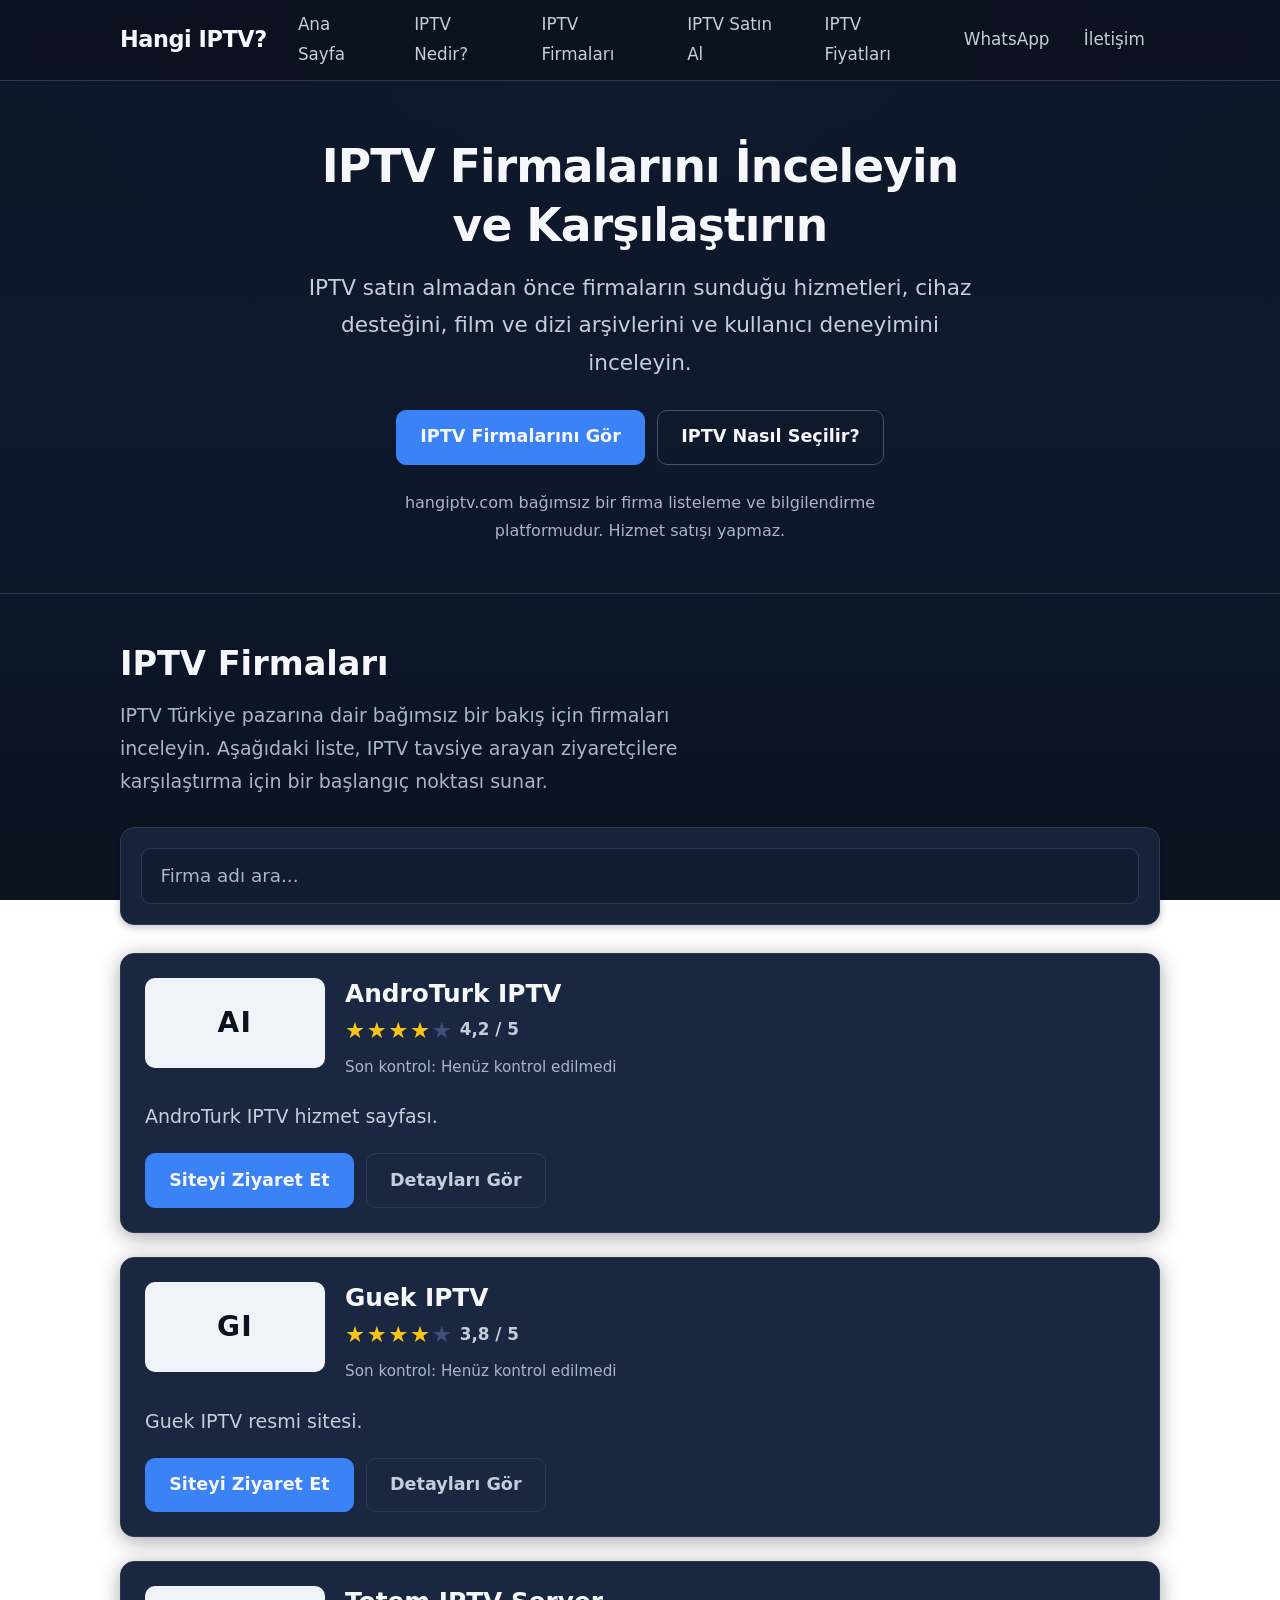
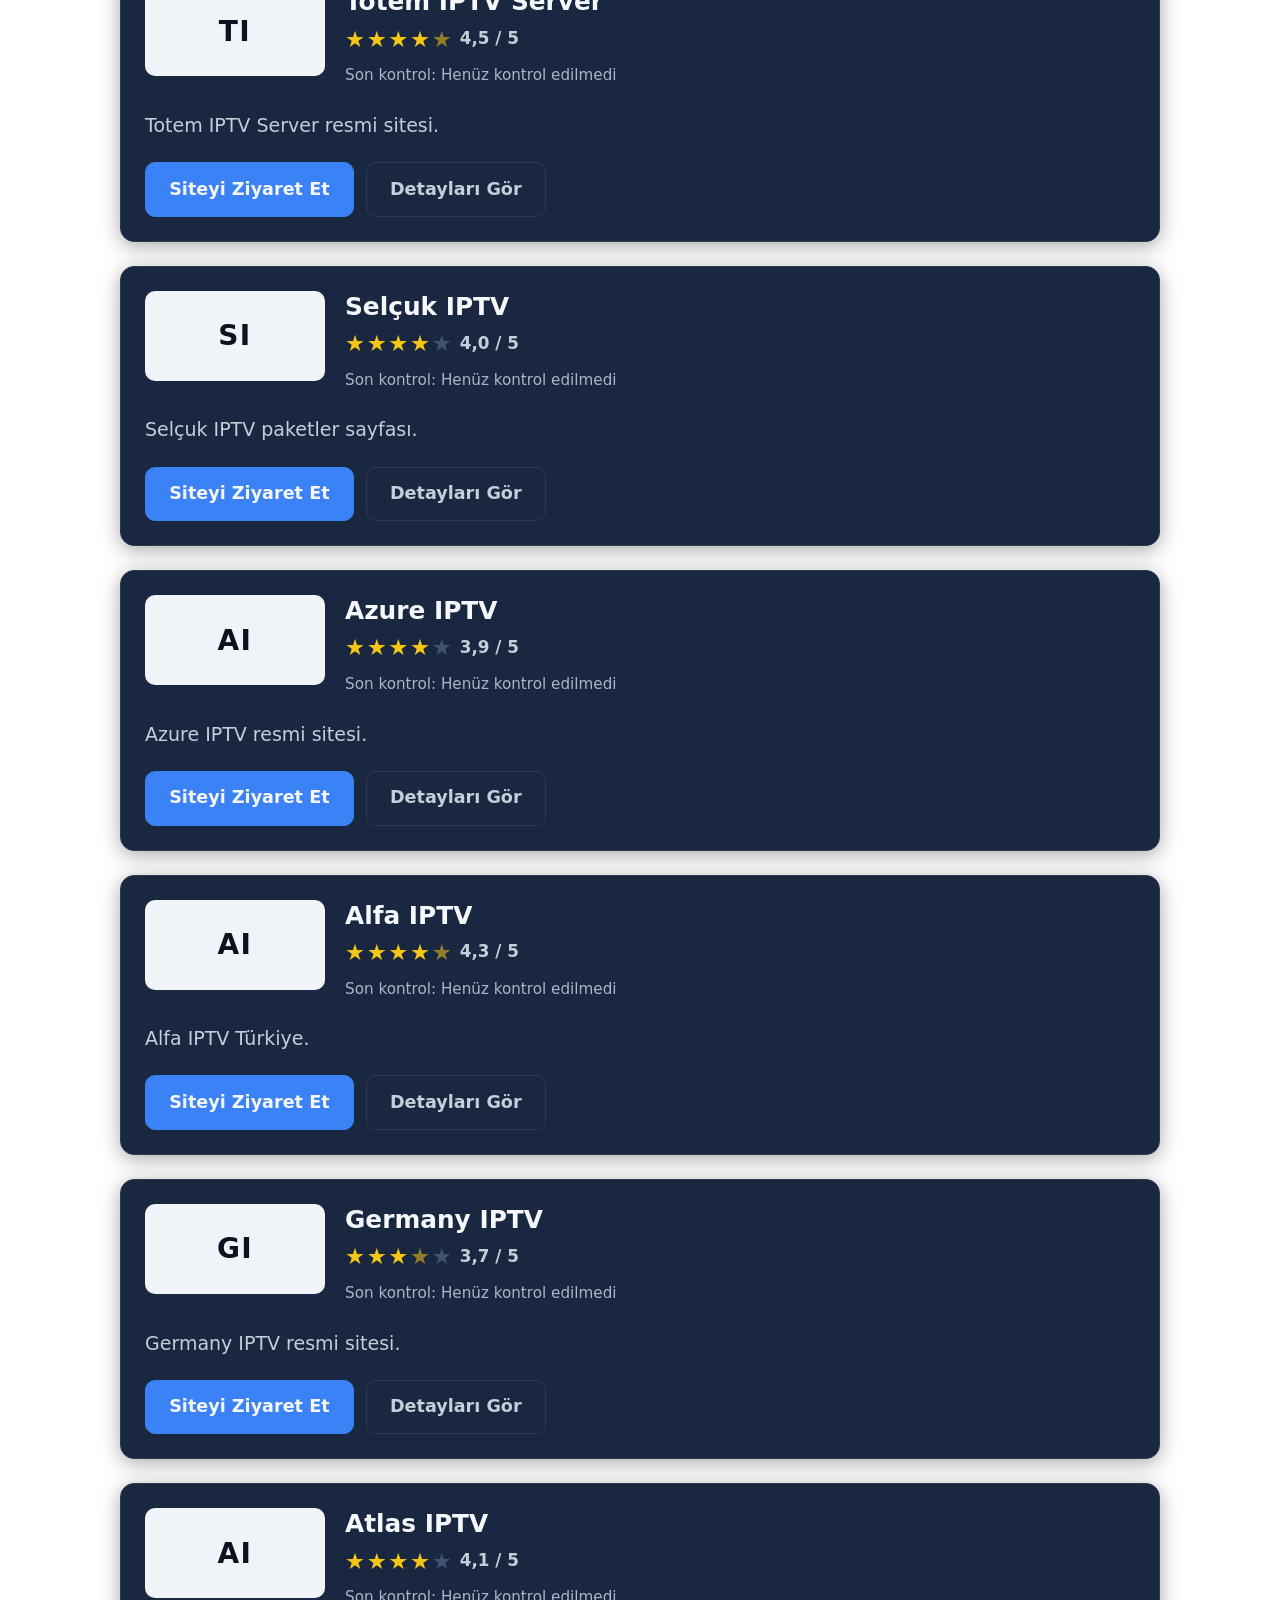
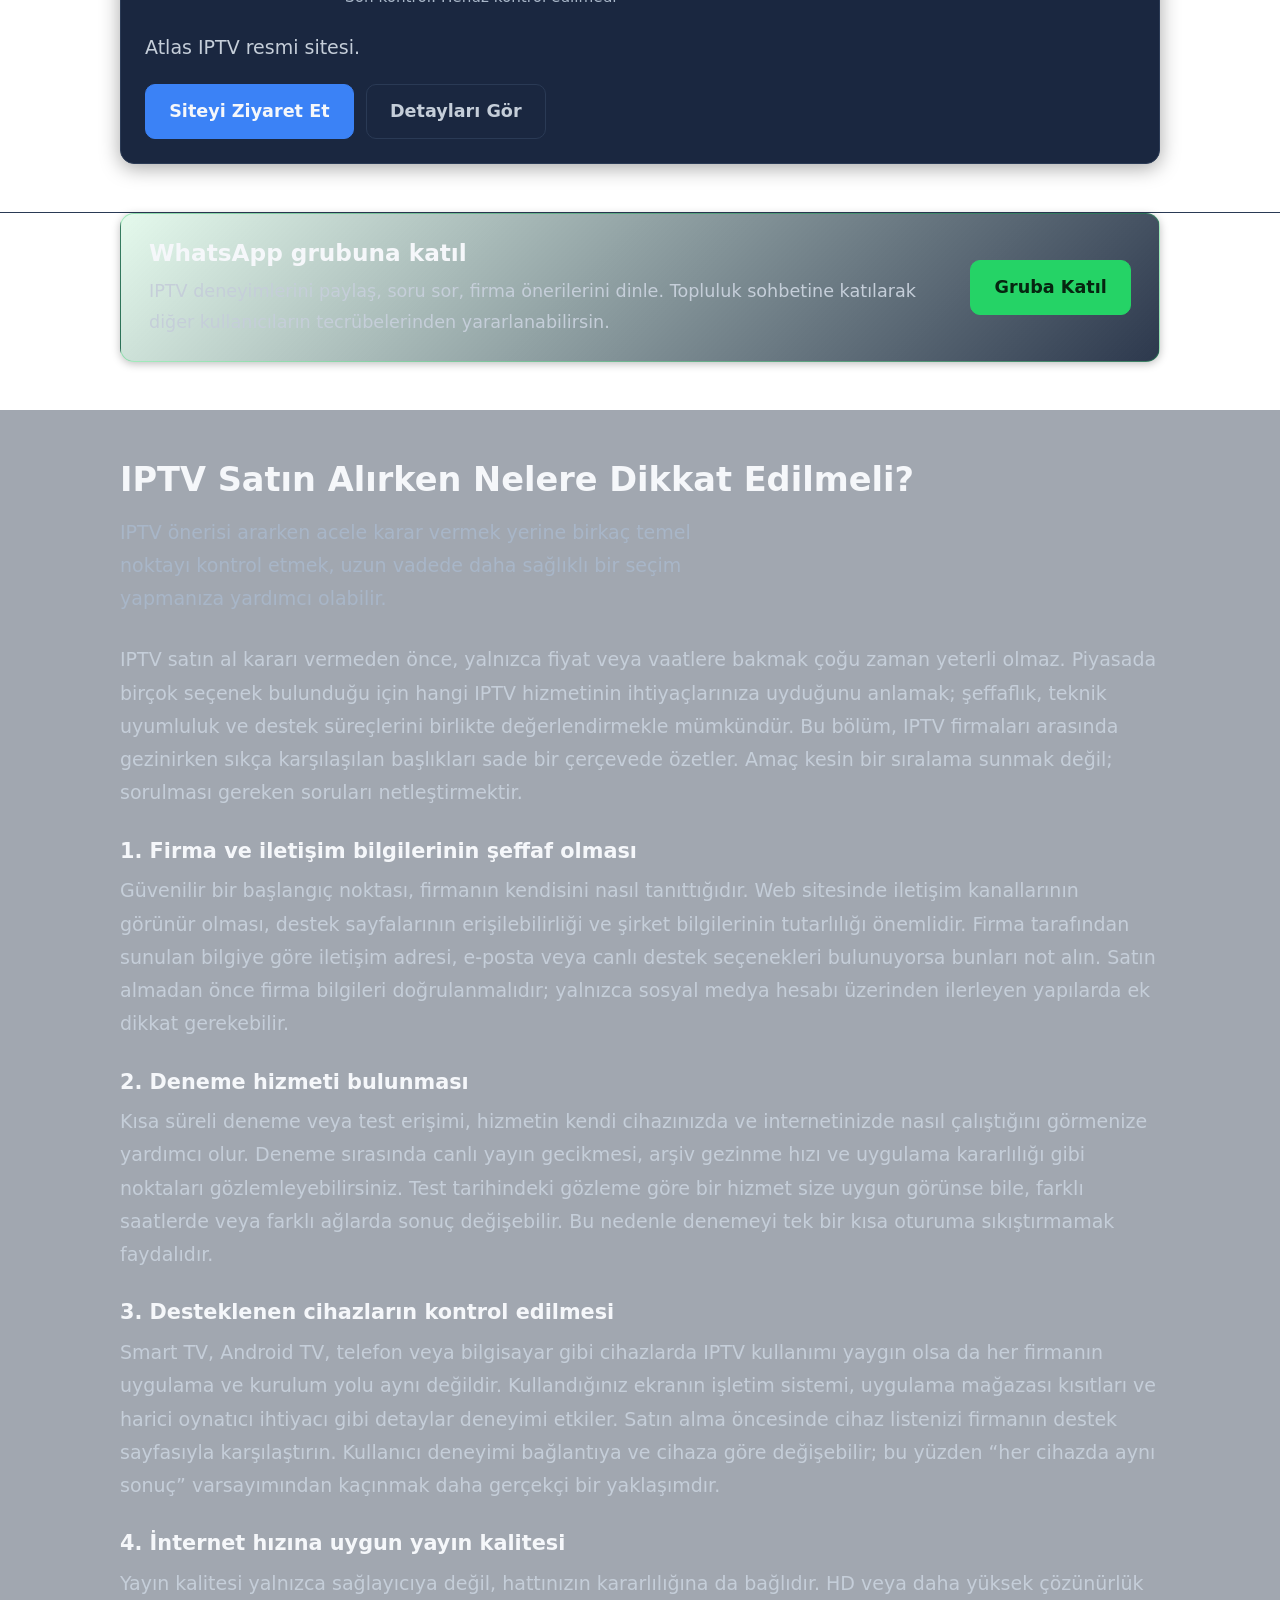
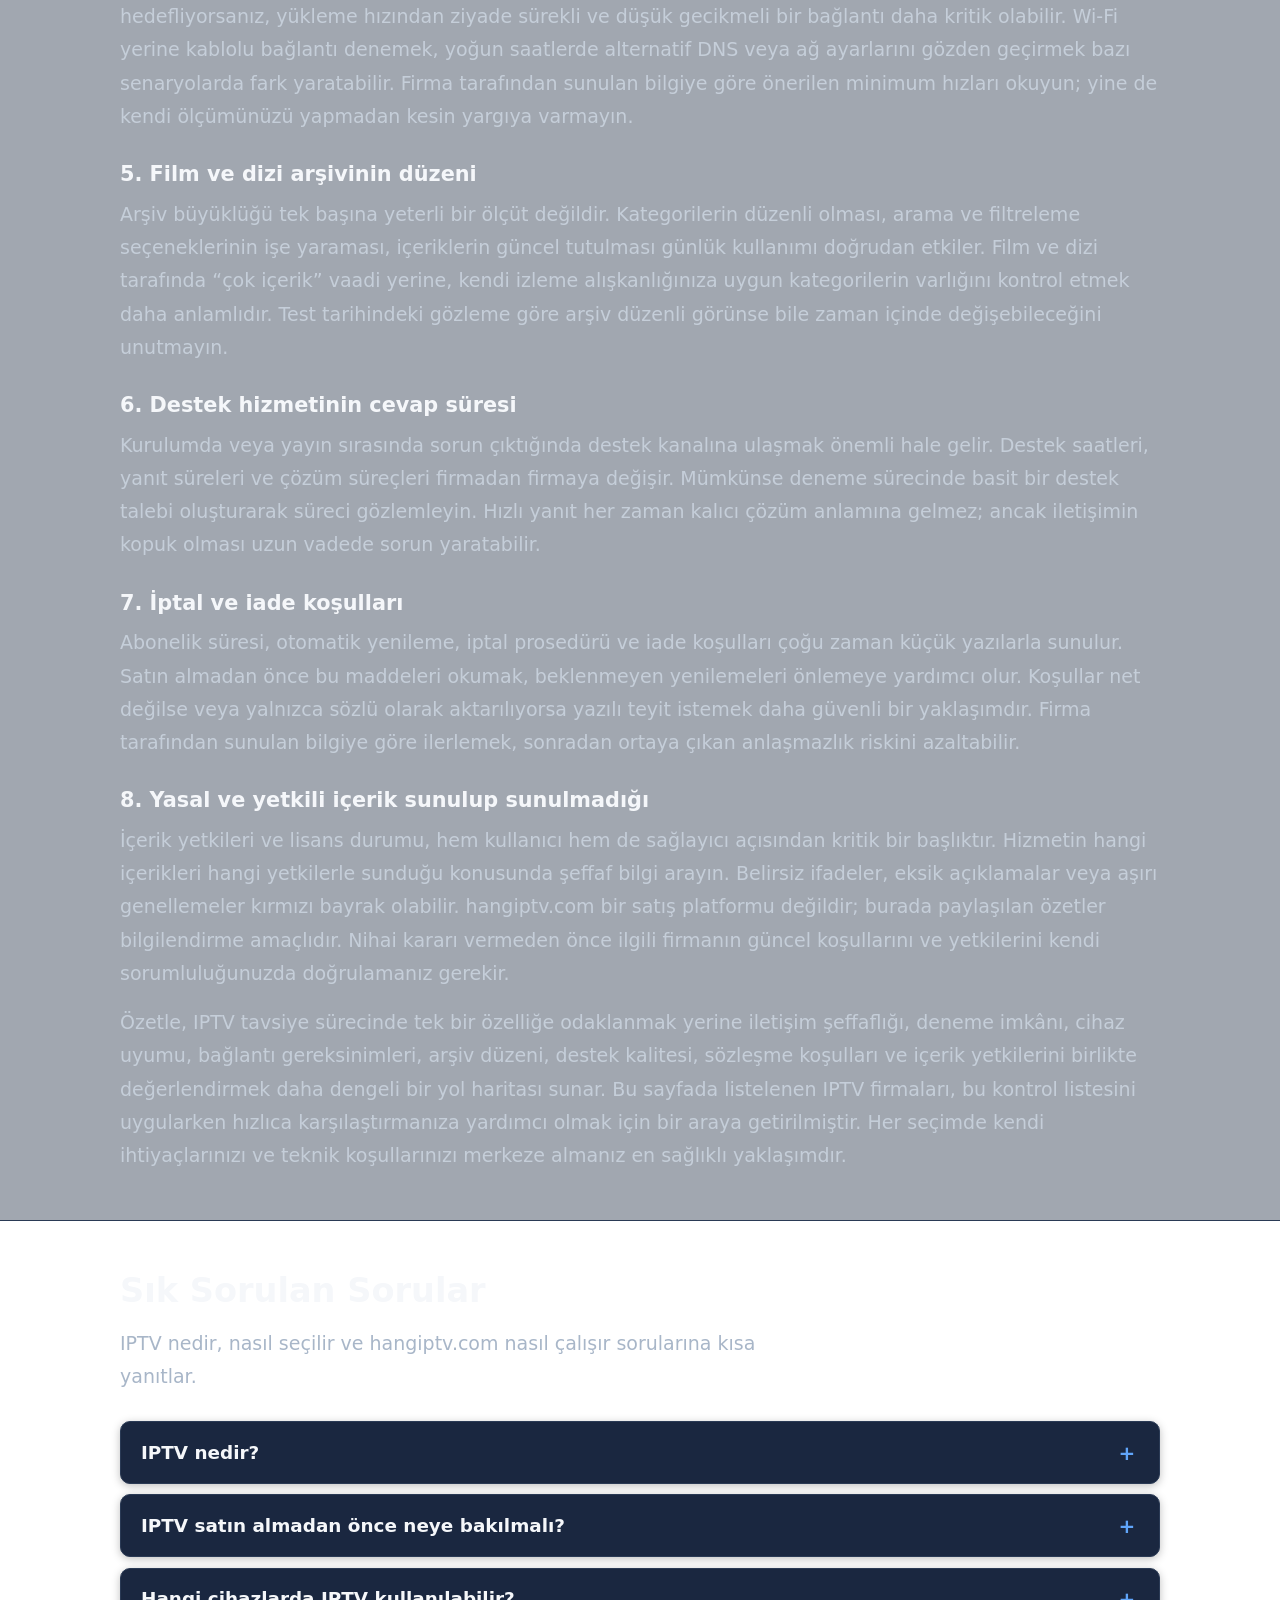
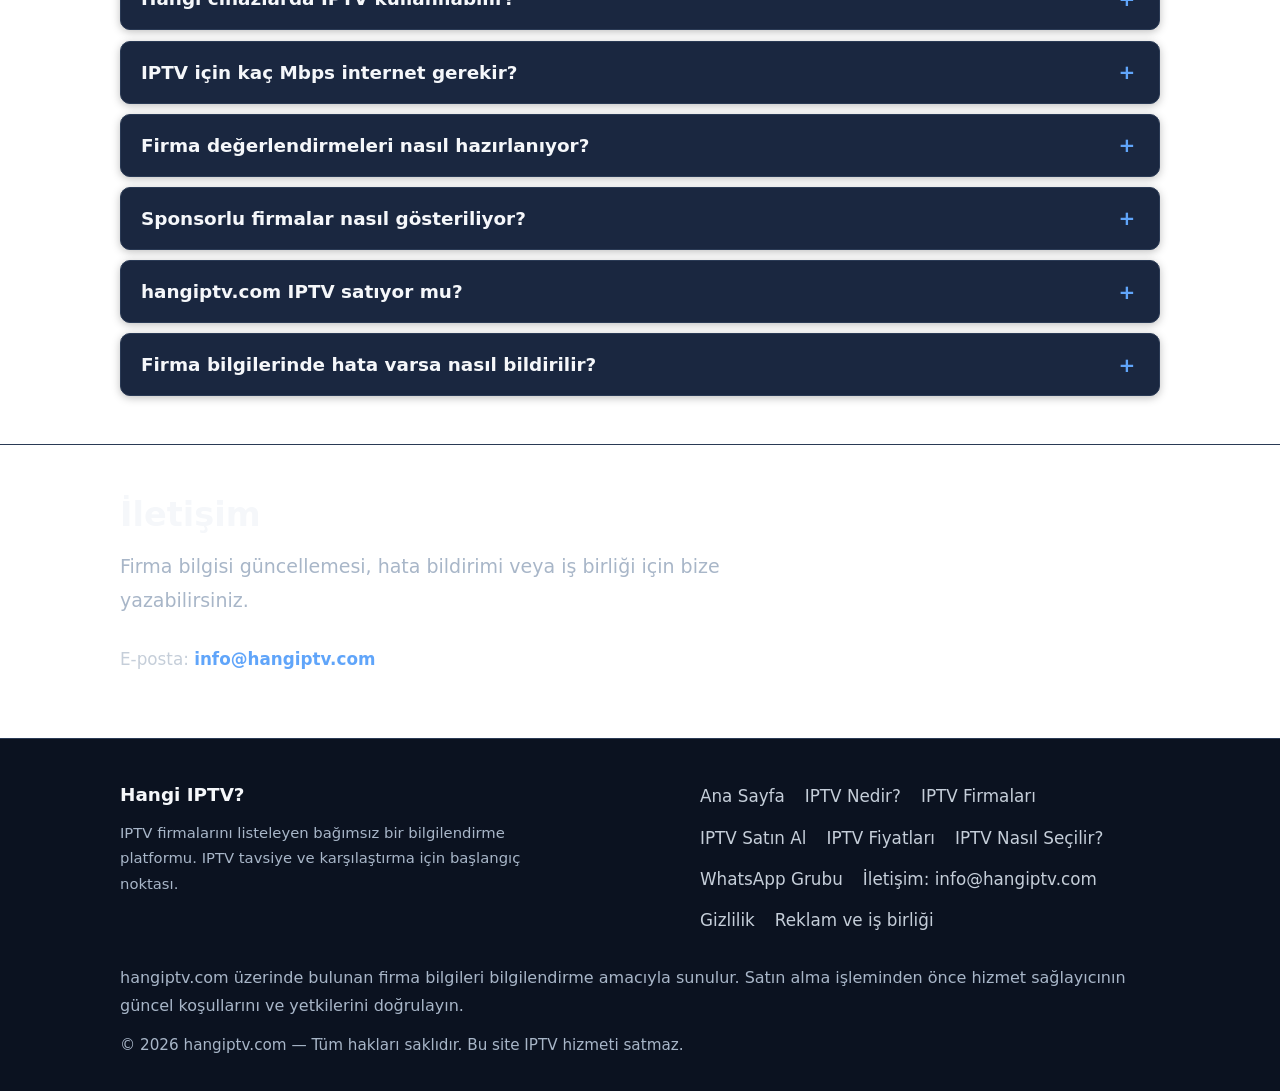
<file: index.html>
﻿<!DOCTYPE html>
<html lang="tr">
<head>
  <meta charset="UTF-8">
  <meta name="viewport" content="width=device-width, initial-scale=1.0">
  <title>IPTV Firmaları ve IPTV Tavsiye Rehberi | Hangi IPTV?</title>
  <meta name="description" content="IPTV firmalarını karşılaştırın, film ve dizi arşivlerini, cihaz desteklerini ve hizmet özelliklerini inceleyin. IPTV satın almadan önce bağımsız firma rehberine göz atın.">
  <link rel="canonical" href="https://hangiptv.com/">

  <!-- Open Graph -->
  <meta property="og:type" content="website">
  <meta property="og:locale" content="tr_TR">
  <meta property="og:url" content="https://hangiptv.com/">
  <meta property="og:title" content="IPTV Firmaları ve IPTV Tavsiye Rehberi | Hangi IPTV?">
  <meta property="og:description" content="IPTV firmalarını karşılaştırın, film ve dizi arşivlerini, cihaz desteklerini ve hizmet özelliklerini inceleyin. IPTV satın almadan önce bağımsız firma rehberine göz atın.">
  <meta property="og:site_name" content="Hangi IPTV?">

  <!-- Twitter Card -->
  <meta name="twitter:card" content="summary_large_image">
  <meta name="twitter:title" content="IPTV Firmaları ve IPTV Tavsiye Rehberi | Hangi IPTV?">
  <meta name="twitter:description" content="IPTV firmalarını karşılaştırın, film ve dizi arşivlerini, cihaz desteklerini ve hizmet özelliklerini inceleyin. IPTV satın almadan önce bağımsız firma rehberine göz atın.">

  <!-- GOOGLE SEARCH CONSOLE VERIFICATION -->
  <meta name="google-site-verification" content="H14NLJYTS4">

  <!-- GOOGLE ANALYTICS 4 -->
  <!-- G-XXXXXXXXXX alanını kendi GA4 Measurement ID’niz ile değiştirin. -->
  <script async src="https://www.googletagmanager.com/gtag/js?id=G-XXXXXXXXXX"></script>
  <script>
    window.dataLayer = window.dataLayer || [];
    function gtag(){dataLayer.push(arguments);}
    gtag('js', new Date());
    gtag('config', 'G-XXXXXXXXXX');
  </script>

  <link rel="stylesheet" href="style.css">

  <!-- JSON-LD: WebSite -->
  <script type="application/ld+json">
  {
    "@context": "https://schema.org",
    "@type": "WebSite",
    "name": "Hangi IPTV?",
    "alternateName": "hangiptv.com",
    "url": "https://hangiptv.com/",
    "description": "IPTV firmalarını listeleyen, açıklayan ve ziyaretçileri firmaların kendi sitelerine yönlendiren bağımsız firma rehberi.",
    "inLanguage": "tr-TR",
    "publisher": {
      "@type": "Organization",
      "name": "Hangi IPTV?",
      "url": "https://hangiptv.com/"
    }
  }
  </script>

  <!-- JSON-LD: Organization -->
  <script type="application/ld+json">
  {
    "@context": "https://schema.org",
    "@type": "Organization",
    "name": "Hangi IPTV?",
    "url": "https://hangiptv.com/",
    "description": "Bağımsız IPTV firma listeleme ve bilgilendirme platformu. Hizmet satışı yapmaz.",
    "email": "info@hangiptv.com",
    "sameAs": []
  }
  </script>

  <!-- JSON-LD: ItemList -->
  <script type="application/ld+json">
  {
    "@context": "https://schema.org",
    "@type": "ItemList",
    "name": "IPTV Firmaları Listesi",
    "description": "hangiptv.com üzerinde listelenen IPTV firmaları.",
    "numberOfItems": 8,
    "itemListElement": [
      {
        "@type": "ListItem",
        "position": 1,
        "name": "AndroTurk IPTV",
        "url": "https://androturkiptv3.com/izle"
      },
      {
        "@type": "ListItem",
        "position": 2,
        "name": "Guek IPTV",
        "url": "https://guekiptvhd82.com/"
      },
      {
        "@type": "ListItem",
        "position": 3,
        "name": "Totem IPTV Server",
        "url": "https://totemiptvplus.com/"
      },
      {
        "@type": "ListItem",
        "position": 4,
        "name": "Selçuk IPTV",
        "url": "https://selcukpanel5.com/paketlerimiz"
      },
      {
        "@type": "ListItem",
        "position": 5,
        "name": "Azure IPTV",
        "url": "https://www.azureiptv3.site/"
      },
      {
        "@type": "ListItem",
        "position": 6,
        "name": "Alfa IPTV",
        "url": "https://alfaiptvturkiye.one/"
      },
      {
        "@type": "ListItem",
        "position": 7,
        "name": "Germany IPTV",
        "url": "https://germanypremium32.com/"
      },
      {
        "@type": "ListItem",
        "position": 8,
        "name": "Atlas IPTV",
        "url": "https://www.atlaspremium7.info/"
      }
    ]
  }
  </script>

  <!-- JSON-LD: FAQPage -->
  <script type="application/ld+json">
  {
    "@context": "https://schema.org",
    "@type": "FAQPage",
    "mainEntity": [
      {
        "@type": "Question",
        "name": "IPTV nedir?",
        "acceptedAnswer": {
          "@type": "Answer",
          "text": "IPTV, televizyon yayınlarının internet protokolü üzerinden iletilmesini ifade eder. Klasik uydu veya kablo altyapısı yerine internet bağlantısı kullanılarak canlı kanallar, film ve dizi içeriklerine erişim sağlanabilir. Hizmetin kapsamı ve kalitesi, sağlayıcıya, cihazınıza ve bağlantı hızınıza göre değişebilir."
        }
      },
      {
        "@type": "Question",
        "name": "IPTV satın almadan önce neye bakılmalı?",
        "acceptedAnswer": {
          "@type": "Answer",
          "text": "Firma ve iletişim bilgilerinin şeffaf olup olmadığını, deneme hizmeti bulunup bulunmadığını, desteklenen cihazları, destek yanıt süresini, iptal ve iade koşullarını ve sunulan içeriklerin yetki durumunu kontrol etmeniz önerilir. Satın almadan önce firma bilgileri doğrulanmalıdır."
        }
      },
      {
        "@type": "Question",
        "name": "Hangi cihazlarda IPTV kullanılabilir?",
        "acceptedAnswer": {
          "@type": "Answer",
          "text": "Birçok IPTV hizmeti Smart TV, Android TV, telefon, tablet ve bilgisayar gibi cihazlarda kullanılabilir. Desteklenen uygulamalar ve kurulum adımları firmadan firmaya değişir. Cihaz listenizi satın almadan önce ilgili firmanın sitesinden doğrulamanız faydalıdır."
        }
      },
      {
        "@type": "Question",
        "name": "IPTV için kaç Mbps internet gerekir?",
        "acceptedAnswer": {
          "@type": "Answer",
          "text": "Gerekli hız, izlemek istediğiniz çözünürlüğe göre değişir. SD yayınlar için daha düşük hız yeterli olabilirken HD ve 4K içerikler daha yüksek ve kararlı bir bağlantı ister. Kullanıcı deneyimi bağlantıya ve cihaza göre değişebilir; firmanın önerdiği minimum hızları kontrol etmek iyi bir başlangıçtır."
        }
      },
      {
        "@type": "Question",
        "name": "Firma değerlendirmeleri nasıl hazırlanıyor?",
        "acceptedAnswer": {
          "@type": "Answer",
          "text": "Değerlendirmeler, firma tarafından sunulan bilgilere ve test tarihindeki gözlemlere dayanarak hazırlanır. Film, dizi ve canlı yayın alanlarındaki notlar genel bir çerçeve sunar; kesin bir puan veya garanti niteliği taşımaz. Kullanıcı deneyimi bağlantıya ve cihaza göre değişebilir."
        }
      },
      {
        "@type": "Question",
        "name": "Sponsorlu firmalar nasıl gösteriliyor?",
        "acceptedAnswer": {
          "@type": "Answer",
          "text": "Sponsorlu firmalar kart üzerinde sarı renkli SPONSORLU etiketi ve farklı bir kenarlık ile işaretlenir. Sponsorluk, firmanın listede görünürlüğünü artırabilir; ancak sahte puan, yapay olumlu yorum veya yanıltıcı üstünlük iddiası eklenmez."
        }
      },
      {
        "@type": "Question",
        "name": "hangiptv.com IPTV satıyor mu?",
        "acceptedAnswer": {
          "@type": "Answer",
          "text": "Hayır. hangiptv.com bağımsız bir firma listeleme ve bilgilendirme platformudur. Hizmet satışı yapmaz; ziyaretçileri firmaların kendi sitelerine yönlendirir."
        }
      },
      {
        "@type": "Question",
        "name": "Firma bilgilerinde hata varsa nasıl bildirilir?",
        "acceptedAnswer": {
          "@type": "Answer",
          "text": "Eksik veya güncel olmayan bir bilgi fark ederseniz iletişim e-posta adresimiz üzerinden bildirimde bulunabilirsiniz. Bildirimleri inceleyip mümkün olan en kısa sürede güncelleme yapmaya çalışırız."
        }
      }
    ]
  }
  </script>
</head>
<body>
  <a class="skip-link" href="#main-content">İçeriğe atla</a>

  <header class="site-header" id="ana-sayfa">
    <div class="container header-inner">
      <a href="#ana-sayfa" class="logo" aria-label="Hangi IPTV? Ana Sayfa">Hangi IPTV?</a>

      <button
        class="menu-toggle"
        id="menu-toggle"
        type="button"
        aria-expanded="false"
        aria-controls="site-nav"
        aria-label="Menüyü aç"
      >
        <span class="menu-toggle-bar" aria-hidden="true"></span>
        <span class="menu-toggle-bar" aria-hidden="true"></span>
        <span class="menu-toggle-bar" aria-hidden="true"></span>
      </button>

      <nav class="site-nav" id="site-nav" aria-label="Ana menü">
        <ul class="nav-list">
          <li><a href="#ana-sayfa">Ana Sayfa</a></li>
          <li><a href="iptv-nedir.html">IPTV Nedir?</a></li>
          <li><a href="#iptv-firmalari">IPTV Firmaları</a></li>
          <li><a href="iptv-satin-al.html">IPTV Satın Al</a></li>
          <li><a href="iptv-fiyatlari.html">IPTV Fiyatları</a></li>
          <li><a href="#whatsapp">WhatsApp</a></li>
          <li><a href="#iletisim">İletişim</a></li>
        </ul>
      </nav>
    </div>
  </header>

  <main id="main-content">
    <!-- Hero -->
    <section class="hero" aria-labelledby="hero-title">
      <div class="container hero-inner">
        <h1 id="hero-title">IPTV Firmalarını İnceleyin ve Karşılaştırın</h1>
        <p class="hero-lead">
          IPTV satın almadan önce firmaların sunduğu hizmetleri, cihaz desteğini, film ve dizi arşivlerini ve kullanıcı deneyimini inceleyin.
        </p>
        <div class="hero-actions">
          <a class="btn btn-primary" href="#iptv-firmalari">IPTV Firmalarını Gör</a>
          <a class="btn btn-secondary" href="#nasil-secilir">IPTV Nasıl Seçilir?</a>
        </div>
        <p class="hero-note">
          hangiptv.com bağımsız bir firma listeleme ve bilgilendirme platformudur. Hizmet satışı yapmaz.
        </p>
      </div>
    </section>

    <!-- Firma Listesi -->
    <section class="providers-section" id="iptv-firmalari" aria-labelledby="providers-title">
      <div class="container">
        <header class="section-header">
          <h2 id="providers-title">IPTV Firmaları</h2>
          <p class="section-intro">
            IPTV Türkiye pazarına dair bağımsız bir bakış için firmaları inceleyin. Aşağıdaki liste, IPTV tavsiye arayan ziyaretçilere karşılaştırma için bir başlangıç noktası sunar.
          </p>
        </header>

        <div class="filters-panel" role="search" aria-label="Firma ara">
          <div class="search-row">
            <label class="visually-hidden" for="provider-search">Firma adı ara</label>
            <input
              type="search"
              id="provider-search"
              class="search-input"
              placeholder="Firma adı ara..."
              autocomplete="off"
            >
          </div>
        </div>

        <div id="providers-list" class="providers-list" aria-live="polite"></div>
        <p id="no-results" class="no-results" hidden>Aradığınız isimle eşleşen firma bulunamadı.</p>
      </div>
    </section>

    <!-- WhatsApp topluluk -->
    <section class="whatsapp-section" id="whatsapp" aria-labelledby="whatsapp-title">
      <div class="container">
        <div class="whatsapp-box">
          <div class="whatsapp-text">
            <h2 id="whatsapp-title">WhatsApp grubuna katıl</h2>
            <p>
              IPTV deneyimlerini paylaş, soru sor, firma önerilerini dinle.
              Topluluk sohbetine katılarak diğer kullanıcıların tecrübelerinden yararlanabilirsin.
            </p>
          </div>
          <a
            class="btn btn-whatsapp"
            href="https://chat.whatsapp.com/Hjl4iWpbAji1x8hN4KVJ1n"
            target="_blank"
            rel="noopener noreferrer"
          >
            Gruba Katıl
          </a>
        </div>
      </div>
    </section>

    <!-- Nasıl Seçilir -->
    <section class="guide-section" id="nasil-secilir" aria-labelledby="guide-title">
      <div class="container">
        <header class="section-header">
          <h2 id="guide-title">IPTV Satın Alırken Nelere Dikkat Edilmeli?</h2>
          <p class="section-intro">
            IPTV önerisi ararken acele karar vermek yerine birkaç temel noktayı kontrol etmek, uzun vadede daha sağlıklı bir seçim yapmanıza yardımcı olabilir.
          </p>
        </header>

        <div class="guide-content prose">
          <p>
            IPTV satın al kararı vermeden önce, yalnızca fiyat veya vaatlere bakmak çoğu zaman yeterli olmaz. Piyasada birçok seçenek bulunduğu için hangi IPTV hizmetinin ihtiyaçlarınıza uyduğunu anlamak; şeffaflık, teknik uyumluluk ve destek süreçlerini birlikte değerlendirmekle mümkündür. Bu bölüm, IPTV firmaları arasında gezinirken sıkça karşılaşılan başlıkları sade bir çerçevede özetler. Amaç kesin bir sıralama sunmak değil; sorulması gereken soruları netleştirmektir.
          </p>

          <h3>1. Firma ve iletişim bilgilerinin şeffaf olması</h3>
          <p>
            Güvenilir bir başlangıç noktası, firmanın kendisini nasıl tanıttığıdır. Web sitesinde iletişim kanallarının görünür olması, destek sayfalarının erişilebilirliği ve şirket bilgilerinin tutarlılığı önemlidir. Firma tarafından sunulan bilgiye göre iletişim adresi, e-posta veya canlı destek seçenekleri bulunuyorsa bunları not alın. Satın almadan önce firma bilgileri doğrulanmalıdır; yalnızca sosyal medya hesabı üzerinden ilerleyen yapılarda ek dikkat gerekebilir.
          </p>

          <h3>2. Deneme hizmeti bulunması</h3>
          <p>
            Kısa süreli deneme veya test erişimi, hizmetin kendi cihazınızda ve internetinizde nasıl çalıştığını görmenize yardımcı olur. Deneme sırasında canlı yayın gecikmesi, arşiv gezinme hızı ve uygulama kararlılığı gibi noktaları gözlemleyebilirsiniz. Test tarihindeki gözleme göre bir hizmet size uygun görünse bile, farklı saatlerde veya farklı ağlarda sonuç değişebilir. Bu nedenle denemeyi tek bir kısa oturuma sıkıştırmamak faydalıdır.
          </p>

          <h3>3. Desteklenen cihazların kontrol edilmesi</h3>
          <p>
            Smart TV, Android TV, telefon veya bilgisayar gibi cihazlarda IPTV kullanımı yaygın olsa da her firmanın uygulama ve kurulum yolu aynı değildir. Kullandığınız ekranın işletim sistemi, uygulama mağazası kısıtları ve harici oynatıcı ihtiyacı gibi detaylar deneyimi etkiler. Satın alma öncesinde cihaz listenizi firmanın destek sayfasıyla karşılaştırın. Kullanıcı deneyimi bağlantıya ve cihaza göre değişebilir; bu yüzden “her cihazda aynı sonuç” varsayımından kaçınmak daha gerçekçi bir yaklaşımdır.
          </p>

          <h3>4. İnternet hızına uygun yayın kalitesi</h3>
          <p>
            Yayın kalitesi yalnızca sağlayıcıya değil, hattınızın kararlılığına da bağlıdır. HD veya daha yüksek çözünürlük hedefliyorsanız, yükleme hızından ziyade sürekli ve düşük gecikmeli bir bağlantı daha kritik olabilir. Wi-Fi yerine kablolu bağlantı denemek, yoğun saatlerde alternatif DNS veya ağ ayarlarını gözden geçirmek bazı senaryolarda fark yaratabilir. Firma tarafından sunulan bilgiye göre önerilen minimum hızları okuyun; yine de kendi ölçümünüzü yapmadan kesin yargıya varmayın.
          </p>

          <h3>5. Film ve dizi arşivinin düzeni</h3>
          <p>
            Arşiv büyüklüğü tek başına yeterli bir ölçüt değildir. Kategorilerin düzenli olması, arama ve filtreleme seçeneklerinin işe yaraması, içeriklerin güncel tutulması günlük kullanımı doğrudan etkiler. Film ve dizi tarafında “çok içerik” vaadi yerine, kendi izleme alışkanlığınıza uygun kategorilerin varlığını kontrol etmek daha anlamlıdır. Test tarihindeki gözleme göre arşiv düzenli görünse bile zaman içinde değişebileceğini unutmayın.
          </p>

          <h3>6. Destek hizmetinin cevap süresi</h3>
          <p>
            Kurulumda veya yayın sırasında sorun çıktığında destek kanalına ulaşmak önemli hale gelir. Destek saatleri, yanıt süreleri ve çözüm süreçleri firmadan firmaya değişir. Mümkünse deneme sürecinde basit bir destek talebi oluşturarak süreci gözlemleyin. Hızlı yanıt her zaman kalıcı çözüm anlamına gelmez; ancak iletişimin kopuk olması uzun vadede sorun yaratabilir.
          </p>

          <h3>7. İptal ve iade koşulları</h3>
          <p>
            Abonelik süresi, otomatik yenileme, iptal prosedürü ve iade koşulları çoğu zaman küçük yazılarla sunulur. Satın almadan önce bu maddeleri okumak, beklenmeyen yenilemeleri önlemeye yardımcı olur. Koşullar net değilse veya yalnızca sözlü olarak aktarılıyorsa yazılı teyit istemek daha güvenli bir yaklaşımdır. Firma tarafından sunulan bilgiye göre ilerlemek, sonradan ortaya çıkan anlaşmazlık riskini azaltabilir.
          </p>

          <h3>8. Yasal ve yetkili içerik sunulup sunulmadığı</h3>
          <p>
            İçerik yetkileri ve lisans durumu, hem kullanıcı hem de sağlayıcı açısından kritik bir başlıktır. Hizmetin hangi içerikleri hangi yetkilerle sunduğu konusunda şeffaf bilgi arayın. Belirsiz ifadeler, eksik açıklamalar veya aşırı genellemeler kırmızı bayrak olabilir. hangiptv.com bir satış platformu değildir; burada paylaşılan özetler bilgilendirme amaçlıdır. Nihai kararı vermeden önce ilgili firmanın güncel koşullarını ve yetkilerini kendi sorumluluğunuzda doğrulamanız gerekir.
          </p>

          <p>
            Özetle, IPTV tavsiye sürecinde tek bir özelliğe odaklanmak yerine iletişim şeffaflığı, deneme imkânı, cihaz uyumu, bağlantı gereksinimleri, arşiv düzeni, destek kalitesi, sözleşme koşulları ve içerik yetkilerini birlikte değerlendirmek daha dengeli bir yol haritası sunar. Bu sayfada listelenen IPTV firmaları, bu kontrol listesini uygularken hızlıca karşılaştırmanıza yardımcı olmak için bir araya getirilmiştir. Her seçimde kendi ihtiyaçlarınızı ve teknik koşullarınızı merkeze almanız en sağlıklı yaklaşımdır.
          </p>
        </div>
      </div>
    </section>

    <!-- SSS -->
    <section class="faq-section" id="sss" aria-labelledby="faq-title">
      <div class="container">
        <header class="section-header">
          <h2 id="faq-title">Sık Sorulan Sorular</h2>
          <p class="section-intro">
            IPTV nedir, nasıl seçilir ve hangiptv.com nasıl çalışır sorularına kısa yanıtlar.
          </p>
        </header>

        <div class="faq-list" id="faq-list">
          <div class="faq-item">
            <h3>
              <button
                type="button"
                class="faq-trigger"
                id="faq-trigger-1"
                aria-expanded="false"
                aria-controls="faq-panel-1"
              >
                <span>IPTV nedir?</span>
                <span class="faq-icon" aria-hidden="true">+</span>
              </button>
            </h3>
            <div class="faq-panel" id="faq-panel-1" role="region" aria-labelledby="faq-trigger-1" hidden>
              <p>
                IPTV, televizyon yayınlarının internet protokolü üzerinden iletilmesini ifade eder. Klasik uydu veya kablo altyapısı yerine internet bağlantısı kullanılarak canlı kanallar, film ve dizi içeriklerine erişim sağlanabilir. Hizmetin kapsamı ve kalitesi, sağlayıcıya, cihazınıza ve bağlantı hızınıza göre değişebilir.
              </p>
            </div>
          </div>

          <div class="faq-item">
            <h3>
              <button
                type="button"
                class="faq-trigger"
                id="faq-trigger-2"
                aria-expanded="false"
                aria-controls="faq-panel-2"
              >
                <span>IPTV satın almadan önce neye bakılmalı?</span>
                <span class="faq-icon" aria-hidden="true">+</span>
              </button>
            </h3>
            <div class="faq-panel" id="faq-panel-2" role="region" aria-labelledby="faq-trigger-2" hidden>
              <p>
                Firma ve iletişim bilgilerinin şeffaf olup olmadığını, deneme hizmeti bulunup bulunmadığını, desteklenen cihazları, destek yanıt süresini, iptal ve iade koşullarını ve sunulan içeriklerin yetki durumunu kontrol etmeniz önerilir. Satın almadan önce firma bilgileri doğrulanmalıdır.
              </p>
            </div>
          </div>

          <div class="faq-item">
            <h3>
              <button
                type="button"
                class="faq-trigger"
                id="faq-trigger-3"
                aria-expanded="false"
                aria-controls="faq-panel-3"
              >
                <span>Hangi cihazlarda IPTV kullanılabilir?</span>
                <span class="faq-icon" aria-hidden="true">+</span>
              </button>
            </h3>
            <div class="faq-panel" id="faq-panel-3" role="region" aria-labelledby="faq-trigger-3" hidden>
              <p>
                Birçok IPTV hizmeti Smart TV, Android TV, telefon, tablet ve bilgisayar gibi cihazlarda kullanılabilir. Desteklenen uygulamalar ve kurulum adımları firmadan firmaya değişir. Cihaz listenizi satın almadan önce ilgili firmanın sitesinden doğrulamanız faydalıdır.
              </p>
            </div>
          </div>

          <div class="faq-item">
            <h3>
              <button
                type="button"
                class="faq-trigger"
                id="faq-trigger-4"
                aria-expanded="false"
                aria-controls="faq-panel-4"
              >
                <span>IPTV için kaç Mbps internet gerekir?</span>
                <span class="faq-icon" aria-hidden="true">+</span>
              </button>
            </h3>
            <div class="faq-panel" id="faq-panel-4" role="region" aria-labelledby="faq-trigger-4" hidden>
              <p>
                Gerekli hız, izlemek istediğiniz çözünürlüğe göre değişir. SD yayınlar için daha düşük hız yeterli olabilirken HD ve 4K içerikler daha yüksek ve kararlı bir bağlantı ister. Kullanıcı deneyimi bağlantıya ve cihaza göre değişebilir; firmanın önerdiği minimum hızları kontrol etmek iyi bir başlangıçtır.
              </p>
            </div>
          </div>

          <div class="faq-item">
            <h3>
              <button
                type="button"
                class="faq-trigger"
                id="faq-trigger-5"
                aria-expanded="false"
                aria-controls="faq-panel-5"
              >
                <span>Firma değerlendirmeleri nasıl hazırlanıyor?</span>
                <span class="faq-icon" aria-hidden="true">+</span>
              </button>
            </h3>
            <div class="faq-panel" id="faq-panel-5" role="region" aria-labelledby="faq-trigger-5" hidden>
              <p>
                Değerlendirmeler, firma tarafından sunulan bilgilere ve test tarihindeki gözlemlere dayanarak hazırlanır. Film, dizi ve canlı yayın alanlarındaki notlar genel bir çerçeve sunar; kesin bir puan veya garanti niteliği taşımaz. Kullanıcı deneyimi bağlantıya ve cihaza göre değişebilir.
              </p>
            </div>
          </div>

          <div class="faq-item">
            <h3>
              <button
                type="button"
                class="faq-trigger"
                id="faq-trigger-6"
                aria-expanded="false"
                aria-controls="faq-panel-6"
              >
                <span>Sponsorlu firmalar nasıl gösteriliyor?</span>
                <span class="faq-icon" aria-hidden="true">+</span>
              </button>
            </h3>
            <div class="faq-panel" id="faq-panel-6" role="region" aria-labelledby="faq-trigger-6" hidden>
              <p>
                Sponsorlu firmalar kart üzerinde sarı renkli SPONSORLU etiketi ve farklı bir kenarlık ile işaretlenir. Sponsorluk, firmanın listede görünürlüğünü artırabilir; ancak sahte puan, yapay olumlu yorum veya yanıltıcı üstünlük iddiası eklenmez.
              </p>
            </div>
          </div>

          <div class="faq-item">
            <h3>
              <button
                type="button"
                class="faq-trigger"
                id="faq-trigger-7"
                aria-expanded="false"
                aria-controls="faq-panel-7"
              >
                <span>hangiptv.com IPTV satıyor mu?</span>
                <span class="faq-icon" aria-hidden="true">+</span>
              </button>
            </h3>
            <div class="faq-panel" id="faq-panel-7" role="region" aria-labelledby="faq-trigger-7" hidden>
              <p>
                Hayır. hangiptv.com bağımsız bir firma listeleme ve bilgilendirme platformudur. Hizmet satışı yapmaz; ziyaretçileri firmaların kendi sitelerine yönlendirir.
              </p>
            </div>
          </div>

          <div class="faq-item">
            <h3>
              <button
                type="button"
                class="faq-trigger"
                id="faq-trigger-8"
                aria-expanded="false"
                aria-controls="faq-panel-8"
              >
                <span>Firma bilgilerinde hata varsa nasıl bildirilir?</span>
                <span class="faq-icon" aria-hidden="true">+</span>
              </button>
            </h3>
            <div class="faq-panel" id="faq-panel-8" role="region" aria-labelledby="faq-trigger-8" hidden>
              <p>
                Eksik veya güncel olmayan bir bilgi fark ederseniz iletişim e-posta adresimiz üzerinden bildirimde bulunabilirsiniz. Bildirimleri inceleyip mümkün olan en kısa sürede güncelleme yapmaya çalışırız.
              </p>
            </div>
          </div>
        </div>
      </div>
    </section>

    <!-- İletişim -->
    <section class="contact-section" id="iletisim" aria-labelledby="contact-title">
      <div class="container">
        <header class="section-header">
          <h2 id="contact-title">İletişim</h2>
          <p class="section-intro">
            Firma bilgisi güncellemesi, hata bildirimi veya iş birliği için bize yazabilirsiniz.
          </p>
        </header>
        <p class="contact-email">
          E-posta:
          <a href="mailto:info@hangiptv.com">info@hangiptv.com</a>
        </p>
      </div>
    </section>
  </main>

  <footer class="site-footer">
    <div class="container footer-inner">
      <div class="footer-brand">
        <p class="footer-logo">Hangi IPTV?</p>
        <p class="footer-desc">
          IPTV firmalarını listeleyen bağımsız bir bilgilendirme platformu. IPTV tavsiye ve karşılaştırma için başlangıç noktası.
        </p>
      </div>

      <nav class="footer-nav" aria-label="Alt menü">
        <ul>
          <li><a href="#ana-sayfa">Ana Sayfa</a></li>
          <li><a href="iptv-nedir.html">IPTV Nedir?</a></li>
          <li><a href="#iptv-firmalari">IPTV Firmaları</a></li>
          <li><a href="iptv-satin-al.html">IPTV Satın Al</a></li>
          <li><a href="iptv-fiyatlari.html">IPTV Fiyatları</a></li>
          <li><a href="#nasil-secilir">IPTV Nasıl Seçilir?</a></li>
          <li><a href="https://chat.whatsapp.com/Hjl4iWpbAji1x8hN4KVJ1n" target="_blank" rel="noopener noreferrer">WhatsApp Grubu</a></li>
          <li><a href="mailto:info@hangiptv.com">İletişim: info@hangiptv.com</a></li>
          <li><a href="#gizlilik">Gizlilik</a></li>
          <li><a href="#is-birligi">Reklam ve iş birliği</a></li>
        </ul>
      </nav>

      <div class="footer-legal" id="gizlilik">
        <p>
          hangiptv.com üzerinde bulunan firma bilgileri bilgilendirme amacıyla sunulur. Satın alma işleminden önce hizmet sağlayıcının güncel koşullarını ve yetkilerini doğrulayın.
        </p>
        <p class="copyright" id="is-birligi">
          &copy; <span id="year"></span> hangiptv.com — Tüm hakları saklıdır. Bu site IPTV hizmeti satmaz.
        </p>
      </div>
    </div>
  </footer>

  <script src="script.js"></script>
</body>
</html>
</file>
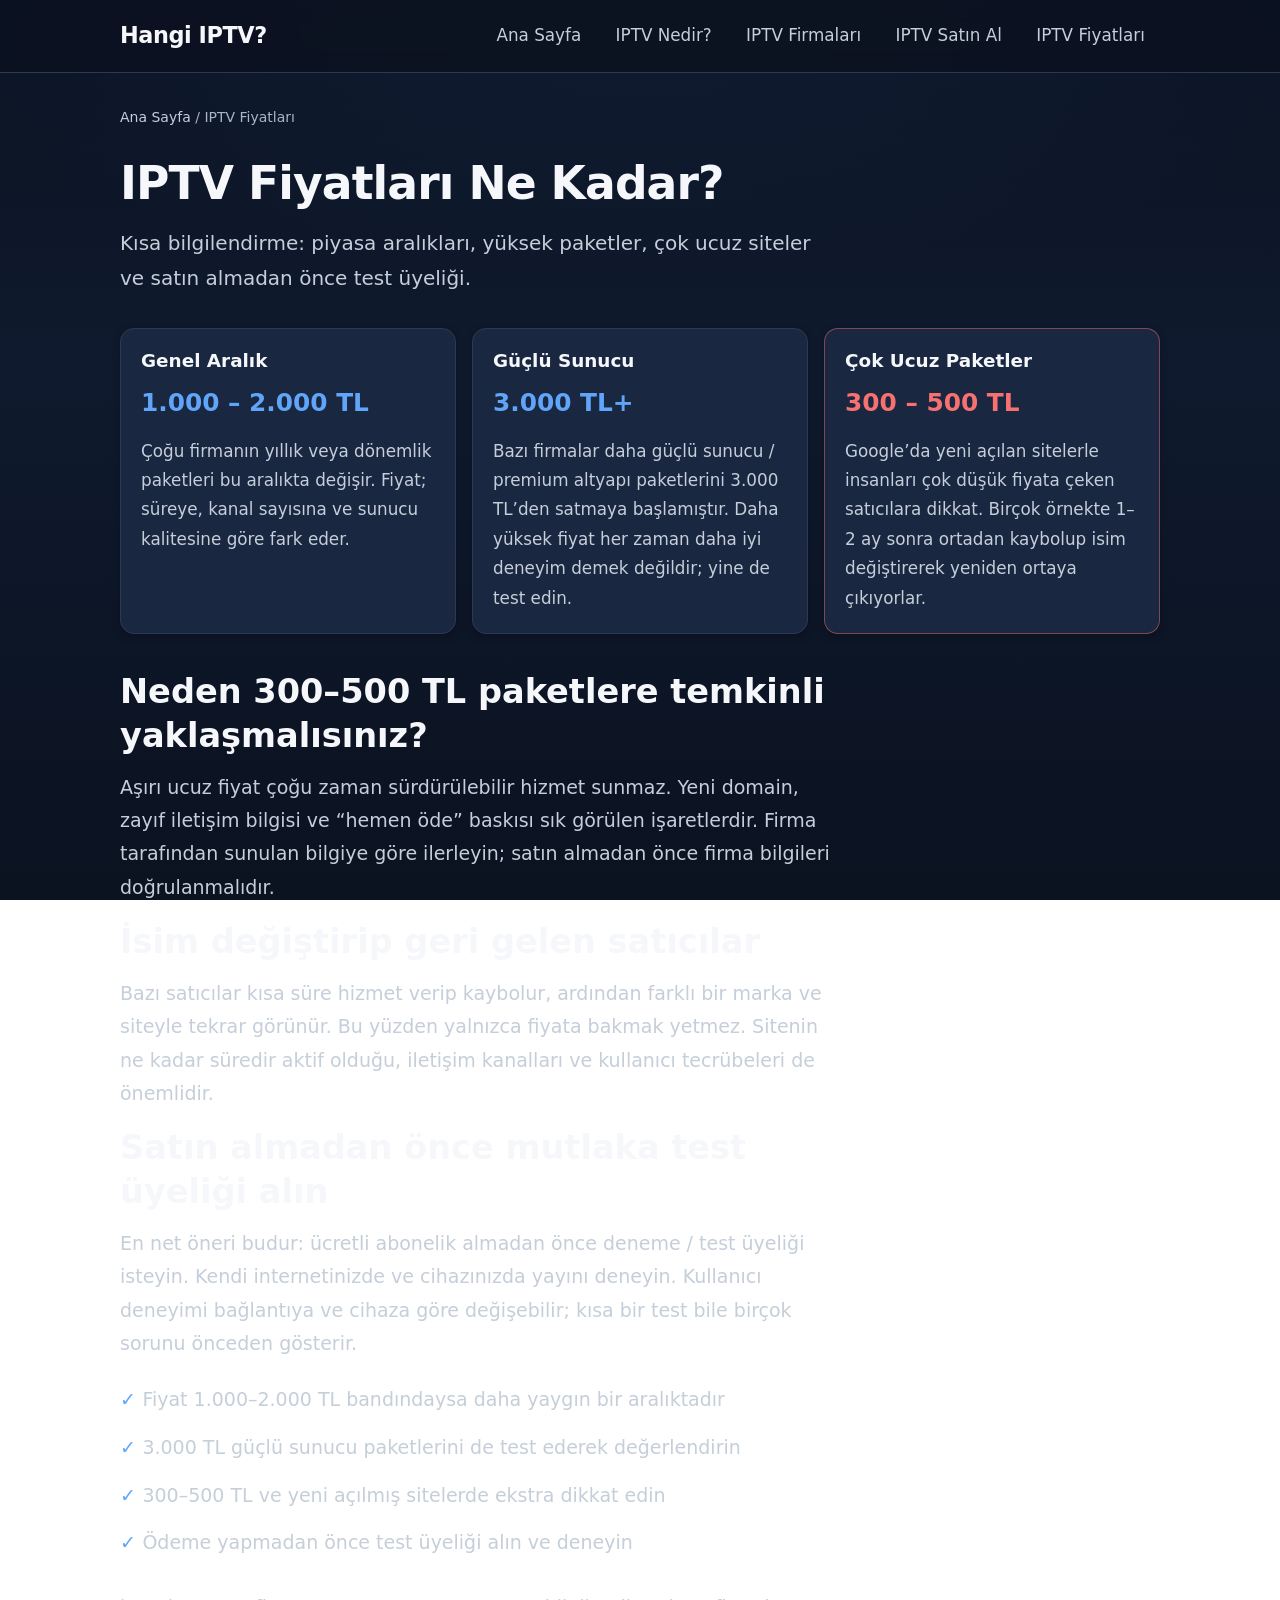
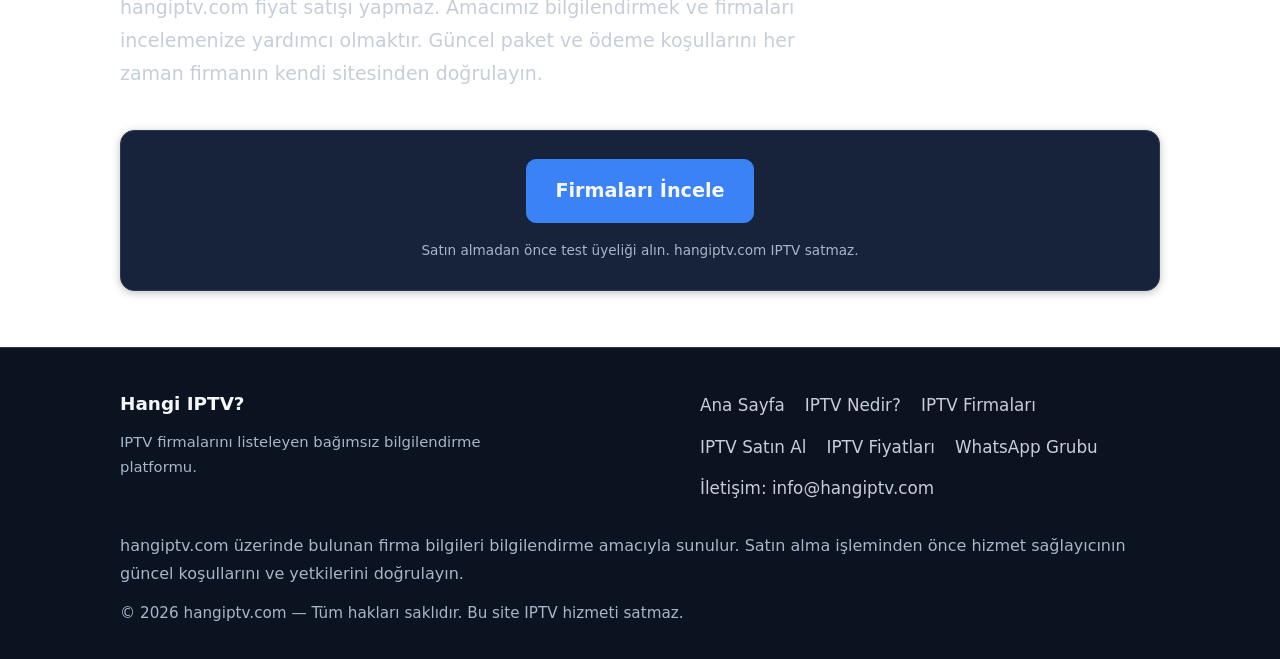
<file: iptv-fiyatlari.html>
﻿<!DOCTYPE html>
<html lang="tr">
<head>
  <meta charset="UTF-8">
  <meta name="viewport" content="width=device-width, initial-scale=1.0">
  <title>IPTV Fiyatları 2026 | Ne Kadar? Nelere Dikkat? | Hangi IPTV?</title>
  <meta name="description" content="IPTV fiyatları genellikle 1000–2000 TL arasındadır. Çok ucuz paketlere ve yeni açılan sitelere dikkat edin. Satın almadan önce test üyeliği alın.">
  <link rel="canonical" href="https://hangiptv.com/iptv-fiyatlari.html">

  <meta property="og:type" content="article">
  <meta property="og:locale" content="tr_TR">
  <meta property="og:url" content="https://hangiptv.com/iptv-fiyatlari.html">
  <meta property="og:title" content="IPTV Fiyatları 2026 | Ne Kadar? Nelere Dikkat? | Hangi IPTV?">
  <meta property="og:description" content="IPTV fiyatları genellikle 1000–2000 TL arasındadır. Çok ucuz paketlere dikkat edin. Satın almadan önce test üyeliği alın.">
  <meta property="og:site_name" content="Hangi IPTV?">

  <meta name="twitter:card" content="summary_large_image">
  <meta name="twitter:title" content="IPTV Fiyatları 2026 | Ne Kadar? Nelere Dikkat? | Hangi IPTV?">
  <meta name="twitter:description" content="IPTV fiyatları, ucuz paket riskleri ve test üyeliği önerisi hakkında kısa bilgilendirme.">

  <!-- GOOGLE SEARCH CONSOLE VERIFICATION -->
  <meta name="google-site-verification" content="H14NLJYTS4">

  <!-- GOOGLE ANALYTICS 4 -->
  <!-- G-XXXXXXXXXX alanını kendi GA4 Measurement ID’niz ile değiştirin. -->
  <script async src="https://www.googletagmanager.com/gtag/js?id=G-XXXXXXXXXX"></script>
  <script>
    window.dataLayer = window.dataLayer || [];
    function gtag(){dataLayer.push(arguments);}
    gtag('js', new Date());
    gtag('config', 'G-XXXXXXXXXX');
  </script>

  <link rel="stylesheet" href="style.css">

  <script type="application/ld+json">
  {
    "@context": "https://schema.org",
    "@type": "WebPage",
    "name": "IPTV Fiyatları",
    "url": "https://hangiptv.com/iptv-fiyatlari.html",
    "description": "IPTV fiyat aralıkları, riskli ucuz paketler ve satın alma öncesi test üyeliği hakkında bilgilendirme.",
    "inLanguage": "tr-TR",
    "isPartOf": {
      "@type": "WebSite",
      "name": "Hangi IPTV?",
      "url": "https://hangiptv.com/"
    },
    "about": {
      "@type": "Thing",
      "name": "IPTV fiyatları"
    }
  }
  </script>

  <script type="application/ld+json">
  {
    "@context": "https://schema.org",
    "@type": "BreadcrumbList",
    "itemListElement": [
      {
        "@type": "ListItem",
        "position": 1,
        "name": "Ana Sayfa",
        "item": "https://hangiptv.com/"
      },
      {
        "@type": "ListItem",
        "position": 2,
        "name": "IPTV Fiyatları",
        "item": "https://hangiptv.com/iptv-fiyatlari.html"
      }
    ]
  }
  </script>
</head>
<body>
  <a class="skip-link" href="#main-content">İçeriğe atla</a>

  <header class="site-header">
    <div class="container header-inner">
      <a href="index.html" class="logo" aria-label="Hangi IPTV? Ana Sayfa">Hangi IPTV?</a>

      <button
        class="menu-toggle"
        id="menu-toggle"
        type="button"
        aria-expanded="false"
        aria-controls="site-nav"
        aria-label="Menüyü aç"
      >
        <span class="menu-toggle-bar" aria-hidden="true"></span>
        <span class="menu-toggle-bar" aria-hidden="true"></span>
        <span class="menu-toggle-bar" aria-hidden="true"></span>
      </button>

      <nav class="site-nav" id="site-nav" aria-label="Ana menü">
        <ul class="nav-list">
          <li><a href="index.html">Ana Sayfa</a></li>
          <li><a href="iptv-nedir.html">IPTV Nedir?</a></li>
          <li><a href="index.html#iptv-firmalari">IPTV Firmaları</a></li>
          <li><a href="iptv-satin-al.html">IPTV Satın Al</a></li>
          <li><a href="iptv-fiyatlari.html" aria-current="page">IPTV Fiyatları</a></li>
        </ul>
      </nav>
    </div>
  </header>

  <main id="main-content">
    <article class="article-page">
      <div class="container">
        <nav class="breadcrumb" aria-label="Sayfa yolu">
          <a href="index.html">Ana Sayfa</a>
          <span aria-hidden="true"> / </span>
          <span>IPTV Fiyatları</span>
        </nav>

        <header class="article-hero">
          <h1>IPTV Fiyatları Ne Kadar?</h1>
          <p class="article-lead">
            Kısa bilgilendirme: piyasa aralıkları, yüksek paketler, çok ucuz siteler ve satın almadan önce test üyeliği.
          </p>
        </header>

        <div class="price-cards" aria-label="Fiyat özeti">
          <div class="price-card">
            <h2>Genel Aralık</h2>
            <p class="price-range">1.000 – 2.000 TL</p>
            <p>Çoğu firmanın yıllık veya dönemlik paketleri bu aralıkta değişir. Fiyat; süreye, kanal sayısına ve sunucu kalitesine göre fark eder.</p>
          </div>
          <div class="price-card">
            <h2>Güçlü Sunucu</h2>
            <p class="price-range">3.000 TL+</p>
            <p>Bazı firmalar daha güçlü sunucu / premium altyapı paketlerini 3.000 TL’den satmaya başlamıştır. Daha yüksek fiyat her zaman daha iyi deneyim demek değildir; yine de test edin.</p>
          </div>
          <div class="price-card price-card-warn">
            <h2>Çok Ucuz Paketler</h2>
            <p class="price-range">300 – 500 TL</p>
            <p>Google’da yeni açılan sitelerle insanları çok düşük fiyata çeken satıcılara dikkat. Birçok örnekte 1–2 ay sonra ortadan kaybolup isim değiştirerek yeniden ortaya çıkıyorlar.</p>
          </div>
        </div>

        <div class="prose article-body">
          <h2>Neden 300–500 TL paketlere temkinli yaklaşmalısınız?</h2>
          <p>
            Aşırı ucuz fiyat çoğu zaman sürdürülebilir hizmet sunmaz. Yeni domain, zayıf iletişim bilgisi ve “hemen öde” baskısı sık görülen işaretlerdir. Firma tarafından sunulan bilgiye göre ilerleyin; satın almadan önce firma bilgileri doğrulanmalıdır.
          </p>

          <h2>İsim değiştirip geri gelen satıcılar</h2>
          <p>
            Bazı satıcılar kısa süre hizmet verip kaybolur, ardından farklı bir marka ve siteyle tekrar görünür. Bu yüzden yalnızca fiyata bakmak yetmez. Sitenin ne kadar süredir aktif olduğu, iletişim kanalları ve kullanıcı tecrübeleri de önemlidir.
          </p>

          <h2>Satın almadan önce mutlaka test üyeliği alın</h2>
          <p>
            En net öneri budur: ücretli abonelik almadan önce deneme / test üyeliği isteyin. Kendi internetinizde ve cihazınızda yayını deneyin. Kullanıcı deneyimi bağlantıya ve cihaza göre değişebilir; kısa bir test bile birçok sorunu önceden gösterir.
          </p>

          <ul class="article-checklist">
            <li>Fiyat 1.000–2.000 TL bandındaysa daha yaygın bir aralıktadır</li>
            <li>3.000 TL güçlü sunucu paketlerini de test ederek değerlendirin</li>
            <li>300–500 TL ve yeni açılmış sitelerde ekstra dikkat edin</li>
            <li>Ödeme yapmadan önce test üyeliği alın ve deneyin</li>
          </ul>

          <p>
            hangiptv.com fiyat satışı yapmaz. Amacımız bilgilendirmek ve firmaları incelemenize yardımcı olmaktır. Güncel paket ve ödeme koşullarını her zaman firmanın kendi sitesinden doğrulayın.
          </p>
        </div>

        <div class="article-cta">
          <a class="btn btn-primary btn-cta-lg" href="index.html#iptv-firmalari">
            Firmaları İncele
          </a>
          <p class="article-cta-note">
            Satın almadan önce test üyeliği alın. hangiptv.com IPTV satmaz.
          </p>
        </div>
      </div>
    </article>
  </main>

  <footer class="site-footer">
    <div class="container footer-inner">
      <div class="footer-brand">
        <p class="footer-logo">Hangi IPTV?</p>
        <p class="footer-desc">
          IPTV firmalarını listeleyen bağımsız bilgilendirme platformu.
        </p>
      </div>

      <nav class="footer-nav" aria-label="Alt menü">
        <ul>
          <li><a href="index.html">Ana Sayfa</a></li>
          <li><a href="iptv-nedir.html">IPTV Nedir?</a></li>
          <li><a href="index.html#iptv-firmalari">IPTV Firmaları</a></li>
          <li><a href="iptv-satin-al.html">IPTV Satın Al</a></li>
          <li><a href="iptv-fiyatlari.html">IPTV Fiyatları</a></li>
          <li><a href="https://chat.whatsapp.com/Hjl4iWpbAji1x8hN4KVJ1n" target="_blank" rel="noopener noreferrer">WhatsApp Grubu</a></li>
          <li><a href="mailto:info@hangiptv.com">İletişim: info@hangiptv.com</a></li>
        </ul>
      </nav>

      <div class="footer-legal">
        <p>
          hangiptv.com üzerinde bulunan firma bilgileri bilgilendirme amacıyla sunulur. Satın alma işleminden önce hizmet sağlayıcının güncel koşullarını ve yetkilerini doğrulayın.
        </p>
        <p class="copyright">
          &copy; <span id="year"></span> hangiptv.com — Tüm hakları saklıdır. Bu site IPTV hizmeti satmaz.
        </p>
      </div>
    </div>
  </footer>

  <script src="script.js"></script>
</body>
</html>
</file>
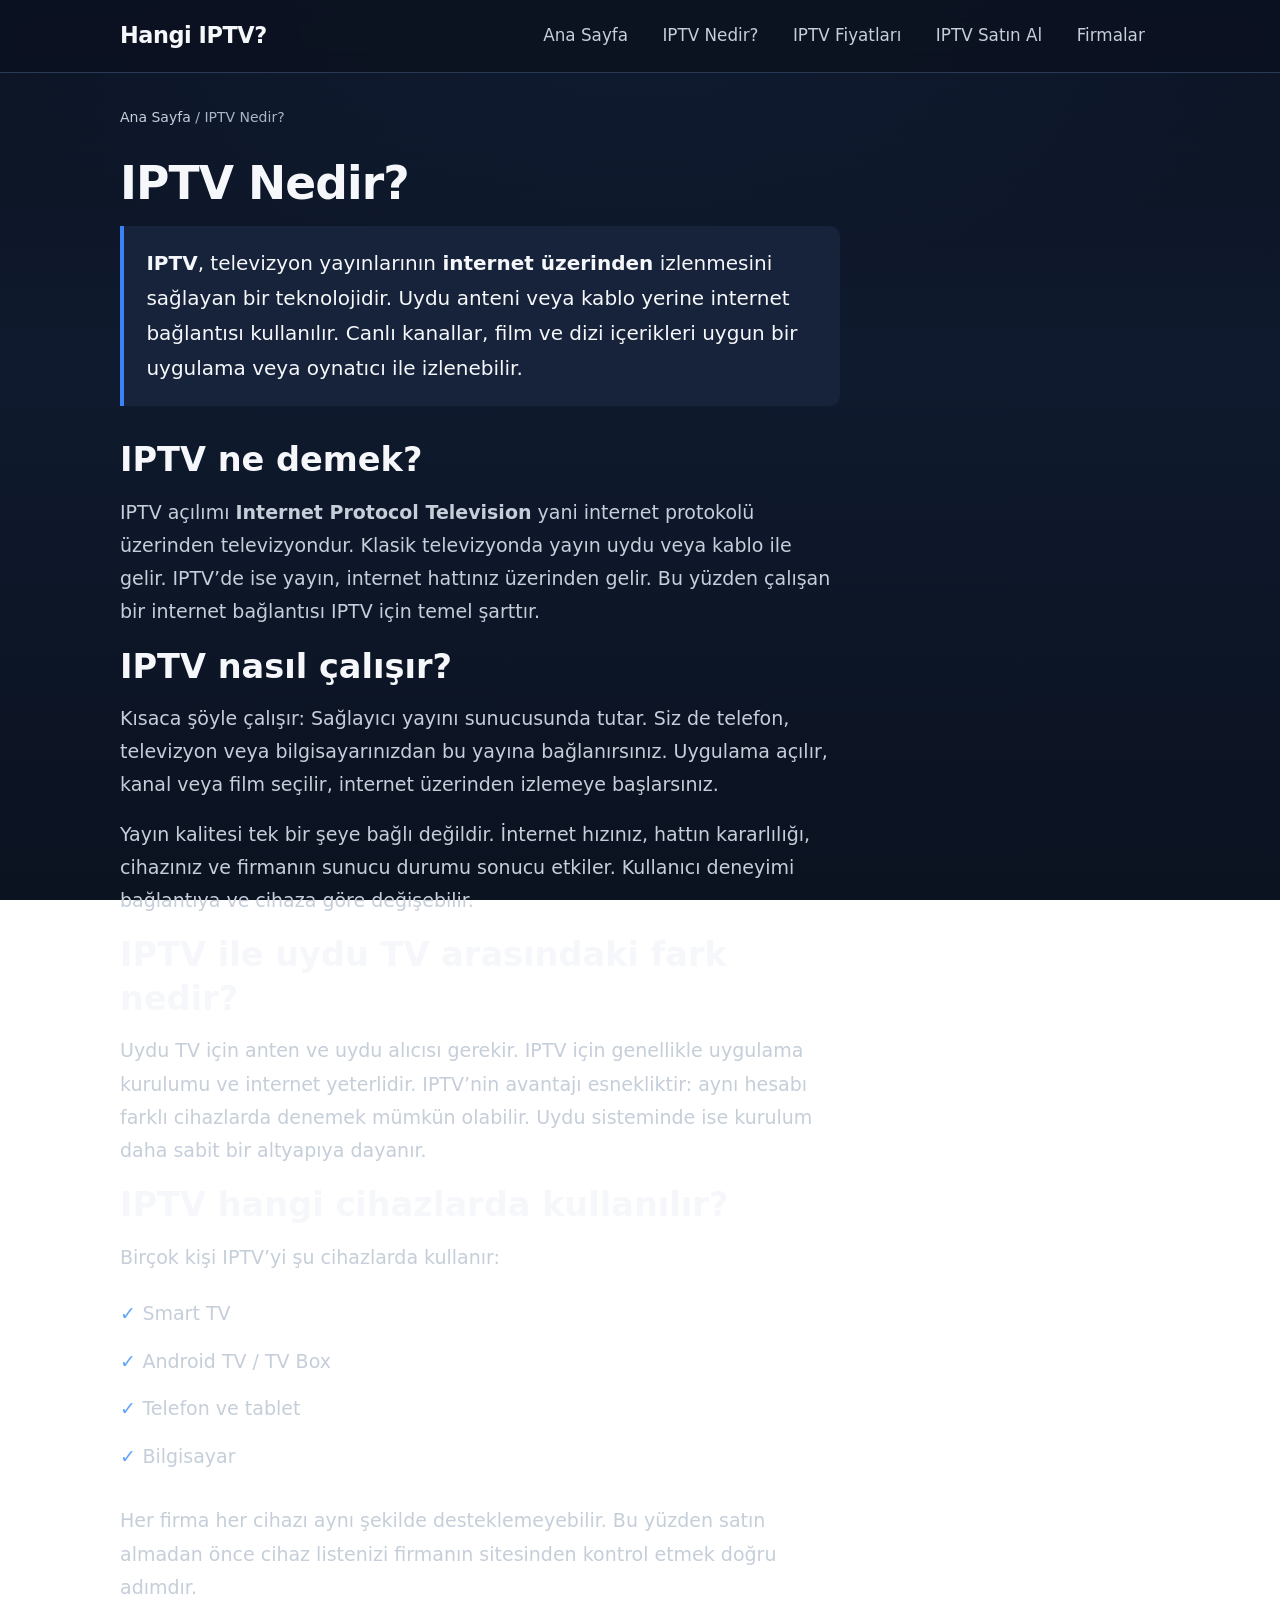
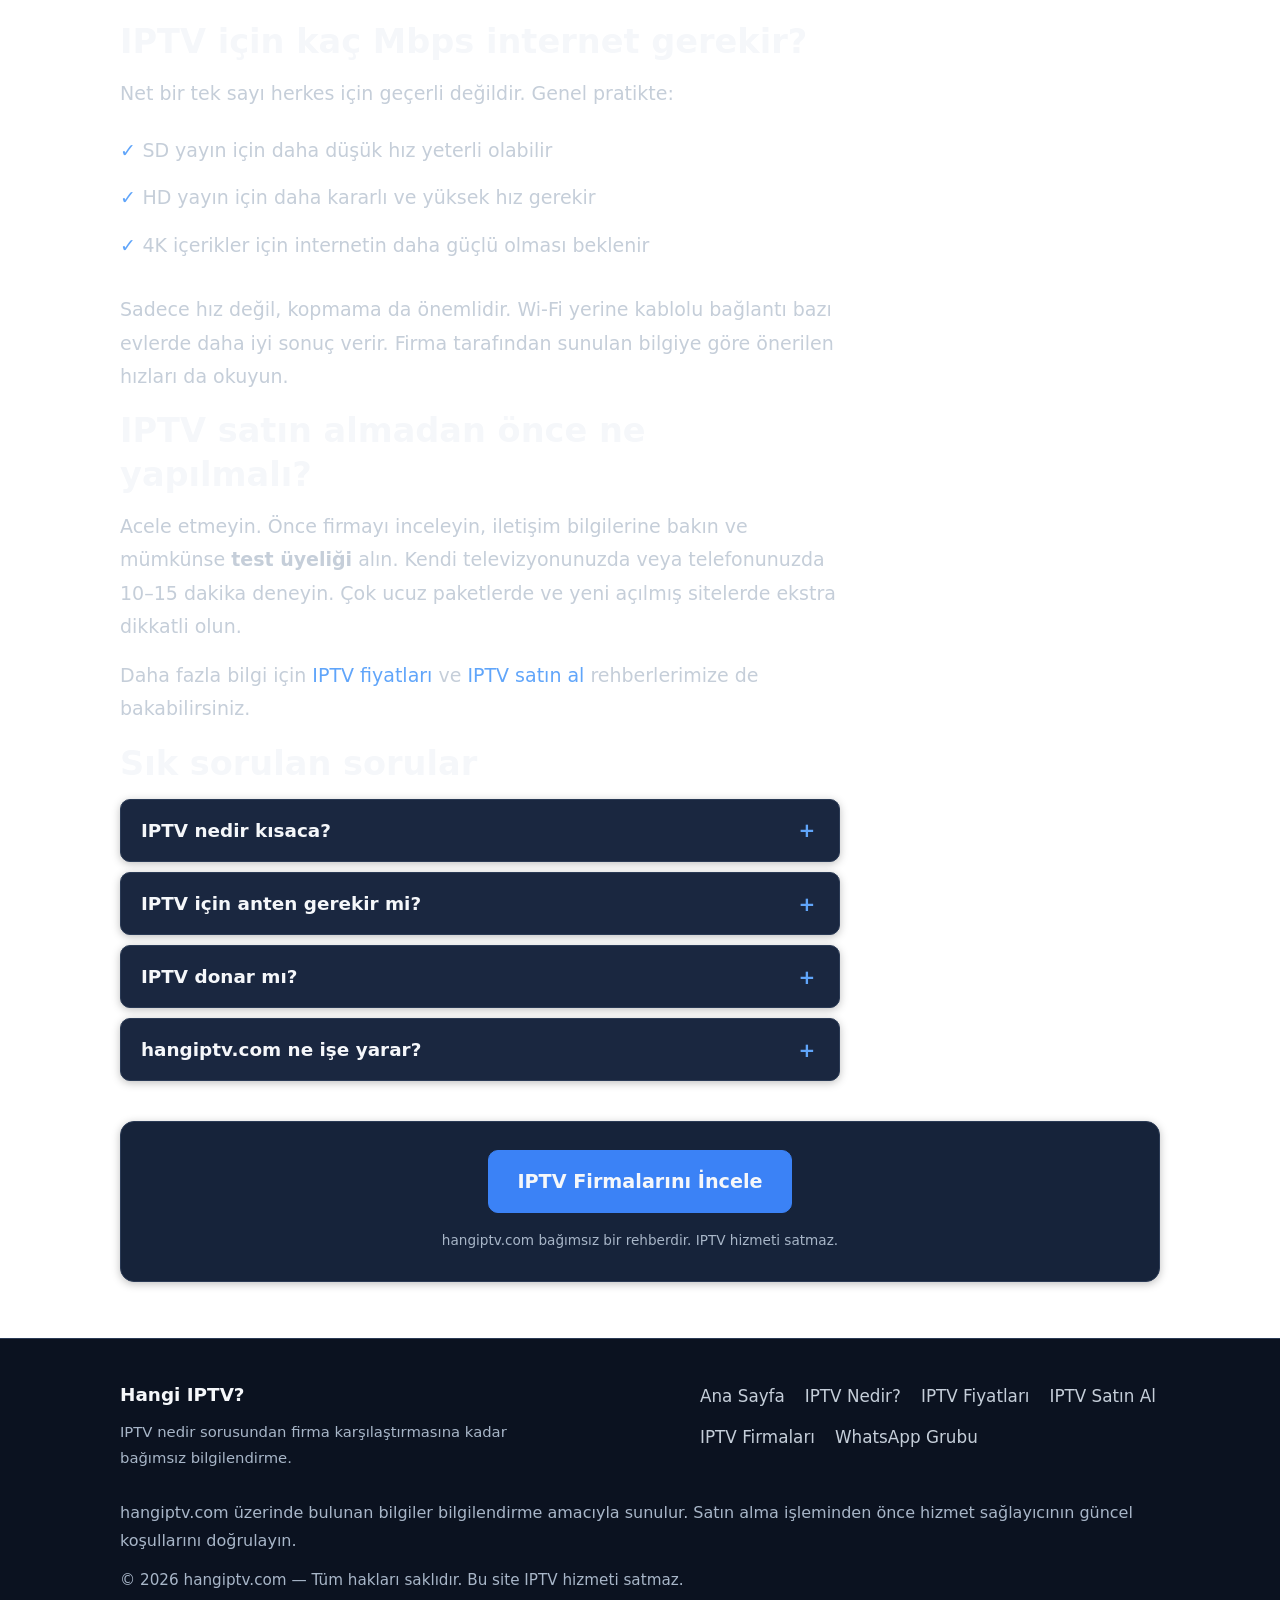
<file: iptv-nedir.html>
﻿<!DOCTYPE html>
<html lang="tr">
<head>
  <meta charset="UTF-8">
  <meta name="viewport" content="width=device-width, initial-scale=1.0">
  <title>IPTV Nedir? Nasıl Çalışır? | Basit Anlatım | Hangi IPTV?</title>
  <meta name="description" content="IPTV nedir, nasıl çalışır, hangi cihazlarda kullanılır ve internet hızı ne olmalı? IPTV hakkında sık sorulan sorulara sade ve anlaşılır cevaplar.">
  <link rel="canonical" href="https://hangiptv.com/iptv-nedir.html">

  <meta property="og:type" content="article">
  <meta property="og:locale" content="tr_TR">
  <meta property="og:url" content="https://hangiptv.com/iptv-nedir.html">
  <meta property="og:title" content="IPTV Nedir? Nasıl Çalışır? | Basit Anlatım | Hangi IPTV?">
  <meta property="og:description" content="IPTV nedir, nasıl çalışır ve nelere dikkat edilmeli? Sık sorulan sorulara kısa ve net cevaplar.">
  <meta property="og:site_name" content="Hangi IPTV?">

  <meta name="twitter:card" content="summary_large_image">
  <meta name="twitter:title" content="IPTV Nedir? Nasıl Çalışır? | Basit Anlatım">
  <meta name="twitter:description" content="IPTV nedir sorusuna sade cevap. Nasıl çalışır, hangi cihazlarda kullanılır, internet hızı ne olmalı?">

  <!-- GOOGLE SEARCH CONSOLE VERIFICATION -->
  <meta name="google-site-verification" content="H14NLJYTS4">

  <!-- GOOGLE ANALYTICS 4 -->
  <!-- G-XXXXXXXXXX alanını kendi GA4 Measurement ID’niz ile değiştirin. -->
  <script async src="https://www.googletagmanager.com/gtag/js?id=G-XXXXXXXXXX"></script>
  <script>
    window.dataLayer = window.dataLayer || [];
    function gtag(){dataLayer.push(arguments);}
    gtag('js', new Date());
    gtag('config', 'G-XXXXXXXXXX');
  </script>

  <link rel="stylesheet" href="style.css">

  <script type="application/ld+json">
  {
    "@context": "https://schema.org",
    "@type": "WebPage",
    "name": "IPTV Nedir?",
    "url": "https://hangiptv.com/iptv-nedir.html",
    "description": "IPTV nedir, nasıl çalışır ve sık sorulan soruların cevapları.",
    "inLanguage": "tr-TR",
    "datePublished": "2026-07-14",
    "dateModified": "2026-07-14",
    "isPartOf": {
      "@type": "WebSite",
      "name": "Hangi IPTV?",
      "url": "https://hangiptv.com/"
    },
    "about": {
      "@type": "Thing",
      "name": "IPTV"
    },
    "primaryImageOfPage": {
      "@type": "ImageObject",
      "url": "https://hangiptv.com/"
    }
  }
  </script>

  <script type="application/ld+json">
  {
    "@context": "https://schema.org",
    "@type": "BreadcrumbList",
    "itemListElement": [
      {
        "@type": "ListItem",
        "position": 1,
        "name": "Ana Sayfa",
        "item": "https://hangiptv.com/"
      },
      {
        "@type": "ListItem",
        "position": 2,
        "name": "IPTV Nedir?",
        "item": "https://hangiptv.com/iptv-nedir.html"
      }
    ]
  }
  </script>

  <script type="application/ld+json">
  {
    "@context": "https://schema.org",
    "@type": "FAQPage",
    "mainEntity": [
      {
        "@type": "Question",
        "name": "IPTV nedir?",
        "acceptedAnswer": {
          "@type": "Answer",
          "text": "IPTV, televizyon yayınlarının internet üzerinden izlenmesini sağlayan bir teknolojidir. Uydu anteni veya kablo yerine internet bağlantısı kullanılır. Canlı kanallar, film ve dizi içerikleri uygun bir uygulama veya oynatıcı ile izlenebilir."
        }
      },
      {
        "@type": "Question",
        "name": "IPTV nasıl çalışır?",
        "acceptedAnswer": {
          "@type": "Answer",
          "text": "IPTV, internet protokolü üzerinden görüntü ve ses verisini cihaza iletir. Kullanıcı bir uygulama, Smart TV veya bilgisayar üzerinden sağlayıcının sunucusuna bağlanır. Yayın kalitesi internet hızına, sunucu durumuna ve cihaza göre değişebilir."
        }
      },
      {
        "@type": "Question",
        "name": "IPTV ile uydu TV arasındaki fark nedir?",
        "acceptedAnswer": {
          "@type": "Answer",
          "text": "Uydu TV anten ve uydu alıcısı kullanır. IPTV ise internet bağlantısı ile çalışır. IPTV’de kurulum genellikle daha esnektir; telefon, tablet, bilgisayar ve Smart TV gibi cihazlarda kullanılabilir. Her iki sistemin de kendi avantajları ve sınırları vardır."
        }
      },
      {
        "@type": "Question",
        "name": "IPTV için kaç Mbps internet gerekir?",
        "acceptedAnswer": {
          "@type": "Answer",
          "text": "SD yayın için daha düşük hız yeterli olabilir. HD izlemek için genellikle kararlı bir bağlantı ve daha yüksek hız gerekir. 4K içerikler için internetin daha güçlü olması önerilir. Kullanıcı deneyimi bağlantıya ve cihaza göre değişebilir."
        }
      },
      {
        "@type": "Question",
        "name": "IPTV hangi cihazlarda kullanılır?",
        "acceptedAnswer": {
          "@type": "Answer",
          "text": "IPTV çoğu zaman Smart TV, Android TV, telefon, tablet ve bilgisayarda kullanılabilir. Desteklenen uygulamalar firmadan firmaya değişir. Satın almadan önce cihaz listenizi firmanın destek sayfasından kontrol etmek faydalıdır."
        }
      },
      {
        "@type": "Question",
        "name": "IPTV satın almadan önce ne yapılmalı?",
        "acceptedAnswer": {
          "@type": "Answer",
          "text": "Firma iletişim bilgilerini kontrol edin, mümkünse test üyeliği alın ve kendi cihazınızda deneyin. Fiyatı çok düşük olan veya yeni açılmış sitelere temkinli yaklaşın. Satın almadan önce firma bilgileri doğrulanmalıdır."
        }
      },
      {
        "@type": "Question",
        "name": "hangiptv.com IPTV satıyor mu?",
        "acceptedAnswer": {
          "@type": "Answer",
          "text": "Hayır. hangiptv.com bağımsız bir bilgilendirme ve firma listeleme platformudur. IPTV hizmeti satmaz; ziyaretçileri firmaların kendi sitelerine yönlendirir."
        }
      }
    ]
  }
  </script>
</head>
<body>
  <a class="skip-link" href="#main-content">İçeriğe atla</a>

  <header class="site-header">
    <div class="container header-inner">
      <a href="index.html" class="logo" aria-label="Hangi IPTV? Ana Sayfa">Hangi IPTV?</a>

      <button
        class="menu-toggle"
        id="menu-toggle"
        type="button"
        aria-expanded="false"
        aria-controls="site-nav"
        aria-label="Menüyü aç"
      >
        <span class="menu-toggle-bar" aria-hidden="true"></span>
        <span class="menu-toggle-bar" aria-hidden="true"></span>
        <span class="menu-toggle-bar" aria-hidden="true"></span>
      </button>

      <nav class="site-nav" id="site-nav" aria-label="Ana menü">
        <ul class="nav-list">
          <li><a href="index.html">Ana Sayfa</a></li>
          <li><a href="iptv-nedir.html" aria-current="page">IPTV Nedir?</a></li>
          <li><a href="iptv-fiyatlari.html">IPTV Fiyatları</a></li>
          <li><a href="iptv-satin-al.html">IPTV Satın Al</a></li>
          <li><a href="index.html#iptv-firmalari">Firmalar</a></li>
        </ul>
      </nav>
    </div>
  </header>

  <main id="main-content">
    <article class="article-page" itemscope itemtype="https://schema.org/Article">
      <div class="container">
        <nav class="breadcrumb" aria-label="Sayfa yolu">
          <a href="index.html">Ana Sayfa</a>
          <span aria-hidden="true"> / </span>
          <span>IPTV Nedir?</span>
        </nav>

        <header class="article-hero">
          <h1 itemprop="headline">IPTV Nedir?</h1>
          <p class="article-lead definition-box" itemprop="description">
            <strong>IPTV</strong>, televizyon yayınlarının <strong>internet üzerinden</strong> izlenmesini sağlayan bir teknolojidir.
            Uydu anteni veya kablo yerine internet bağlantısı kullanılır. Canlı kanallar, film ve dizi içerikleri
            uygun bir uygulama veya oynatıcı ile izlenebilir.
          </p>
        </header>

        <div class="prose article-body" itemprop="articleBody">
          <h2>IPTV ne demek?</h2>
          <p>
            IPTV açılımı <strong>Internet Protocol Television</strong> yani internet protokolü üzerinden televizyondur.
            Klasik televizyonda yayın uydu veya kablo ile gelir. IPTV’de ise yayın, internet hattınız üzerinden gelir.
            Bu yüzden çalışan bir internet bağlantısı IPTV için temel şarttır.
          </p>

          <h2>IPTV nasıl çalışır?</h2>
          <p>
            Kısaca şöyle çalışır: Sağlayıcı yayını sunucusunda tutar. Siz de telefon, televizyon veya bilgisayarınızdan
            bu yayına bağlanırsınız. Uygulama açılır, kanal veya film seçilir, internet üzerinden izlemeye başlarsınız.
          </p>
          <p>
            Yayın kalitesi tek bir şeye bağlı değildir. İnternet hızınız, hattın kararlılığı, cihazınız ve firmanın
            sunucu durumu sonucu etkiler. Kullanıcı deneyimi bağlantıya ve cihaza göre değişebilir.
          </p>

          <h2>IPTV ile uydu TV arasındaki fark nedir?</h2>
          <p>
            Uydu TV için anten ve uydu alıcısı gerekir. IPTV için genellikle uygulama kurulumu ve internet yeterlidir.
            IPTV’nin avantajı esnekliktir: aynı hesabı farklı cihazlarda denemek mümkün olabilir.
            Uydu sisteminde ise kurulum daha sabit bir altyapıya dayanır.
          </p>

          <h2>IPTV hangi cihazlarda kullanılır?</h2>
          <p>
            Birçok kişi IPTV’yi şu cihazlarda kullanır:
          </p>
          <ul class="article-checklist">
            <li>Smart TV</li>
            <li>Android TV / TV Box</li>
            <li>Telefon ve tablet</li>
            <li>Bilgisayar</li>
          </ul>
          <p>
            Her firma her cihazı aynı şekilde desteklemeyebilir. Bu yüzden satın almadan önce cihaz listenizi
            firmanın sitesinden kontrol etmek doğru adımdır.
          </p>

          <h2>IPTV için kaç Mbps internet gerekir?</h2>
          <p>
            Net bir tek sayı herkes için geçerli değildir. Genel pratikte:
          </p>
          <ul class="article-checklist">
            <li>SD yayın için daha düşük hız yeterli olabilir</li>
            <li>HD yayın için daha kararlı ve yüksek hız gerekir</li>
            <li>4K içerikler için internetin daha güçlü olması beklenir</li>
          </ul>
          <p>
            Sadece hız değil, kopmama da önemlidir. Wi-Fi yerine kablolu bağlantı bazı evlerde daha iyi sonuç verir.
            Firma tarafından sunulan bilgiye göre önerilen hızları da okuyun.
          </p>

          <h2>IPTV satın almadan önce ne yapılmalı?</h2>
          <p>
            Acele etmeyin. Önce firmayı inceleyin, iletişim bilgilerine bakın ve mümkünse
            <strong>test üyeliği</strong> alın. Kendi televizyonunuzda veya telefonunuzda 10–15 dakika deneyin.
            Çok ucuz paketlerde ve yeni açılmış sitelerde ekstra dikkatli olun.
          </p>
          <p>
            Daha fazla bilgi için
            <a href="iptv-fiyatlari.html">IPTV fiyatları</a> ve
            <a href="iptv-satin-al.html">IPTV satın al</a> rehberlerimize de bakabilirsiniz.
          </p>

          <h2>Sık sorulan sorular</h2>

          <div class="faq-list" id="faq-list">
            <div class="faq-item">
              <h3>
                <button type="button" class="faq-trigger" id="nedir-faq-1" aria-expanded="false" aria-controls="nedir-panel-1">
                  <span>IPTV nedir kısaca?</span>
                  <span class="faq-icon" aria-hidden="true">+</span>
                </button>
              </h3>
              <div class="faq-panel" id="nedir-panel-1" role="region" aria-labelledby="nedir-faq-1" hidden>
                <p>
                  IPTV, televizyon yayınlarını internet üzerinden izlemenizi sağlayan sistemdir.
                  Anten yerine internet kullanılır.
                </p>
              </div>
            </div>

            <div class="faq-item">
              <h3>
                <button type="button" class="faq-trigger" id="nedir-faq-2" aria-expanded="false" aria-controls="nedir-panel-2">
                  <span>IPTV için anten gerekir mi?</span>
                  <span class="faq-icon" aria-hidden="true">+</span>
                </button>
              </h3>
              <div class="faq-panel" id="nedir-panel-2" role="region" aria-labelledby="nedir-faq-2" hidden>
                <p>
                  Hayır. IPTV anten ile çalışmaz. Çalışan bir internet bağlantısı ve uyumlu bir cihaz gerekir.
                </p>
              </div>
            </div>

            <div class="faq-item">
              <h3>
                <button type="button" class="faq-trigger" id="nedir-faq-3" aria-expanded="false" aria-controls="nedir-panel-3">
                  <span>IPTV donar mı?</span>
                  <span class="faq-icon" aria-hidden="true">+</span>
                </button>
              </h3>
              <div class="faq-panel" id="nedir-panel-3" role="region" aria-labelledby="nedir-faq-3" hidden>
                <p>
                  Donma, internet kalitesine, cihaza ve sunucuya göre değişebilir.
                  Bu yüzden satın almadan önce test üyeliği ile denemek en sağlıklı yoldur.
                </p>
              </div>
            </div>

            <div class="faq-item">
              <h3>
                <button type="button" class="faq-trigger" id="nedir-faq-4" aria-expanded="false" aria-controls="nedir-panel-4">
                  <span>hangiptv.com ne işe yarar?</span>
                  <span class="faq-icon" aria-hidden="true">+</span>
                </button>
              </h3>
              <div class="faq-panel" id="nedir-panel-4" role="region" aria-labelledby="nedir-faq-4" hidden>
                <p>
                  hangiptv.com IPTV satmaz. Firmaları listeler, bilgilendirir ve sizi firmanın kendi sitesine yönlendirir.
                  Amacı, satın almadan önce karşılaştırma yapmanıza yardımcı olmaktır.
                </p>
              </div>
            </div>
          </div>
        </div>

        <div class="article-cta">
          <a class="btn btn-primary btn-cta-lg" href="index.html#iptv-firmalari">
            IPTV Firmalarını İncele
          </a>
          <p class="article-cta-note">
            hangiptv.com bağımsız bir rehberdir. IPTV hizmeti satmaz.
          </p>
        </div>
      </div>
    </article>
  </main>

  <footer class="site-footer">
    <div class="container footer-inner">
      <div class="footer-brand">
        <p class="footer-logo">Hangi IPTV?</p>
        <p class="footer-desc">
          IPTV nedir sorusundan firma karşılaştırmasına kadar bağımsız bilgilendirme.
        </p>
      </div>

      <nav class="footer-nav" aria-label="Alt menü">
        <ul>
          <li><a href="index.html">Ana Sayfa</a></li>
          <li><a href="iptv-nedir.html">IPTV Nedir?</a></li>
          <li><a href="iptv-fiyatlari.html">IPTV Fiyatları</a></li>
          <li><a href="iptv-satin-al.html">IPTV Satın Al</a></li>
          <li><a href="index.html#iptv-firmalari">IPTV Firmaları</a></li>
          <li><a href="https://chat.whatsapp.com/Hjl4iWpbAji1x8hN4KVJ1n" target="_blank" rel="noopener noreferrer">WhatsApp Grubu</a></li>
        </ul>
      </nav>

      <div class="footer-legal">
        <p>
          hangiptv.com üzerinde bulunan bilgiler bilgilendirme amacıyla sunulur. Satın alma işleminden önce hizmet sağlayıcının güncel koşullarını doğrulayın.
        </p>
        <p class="copyright">
          &copy; <span id="year"></span> hangiptv.com — Tüm hakları saklıdır. Bu site IPTV hizmeti satmaz.
        </p>
      </div>
    </div>
  </footer>

  <script src="script.js"></script>
</body>
</html>
</file>
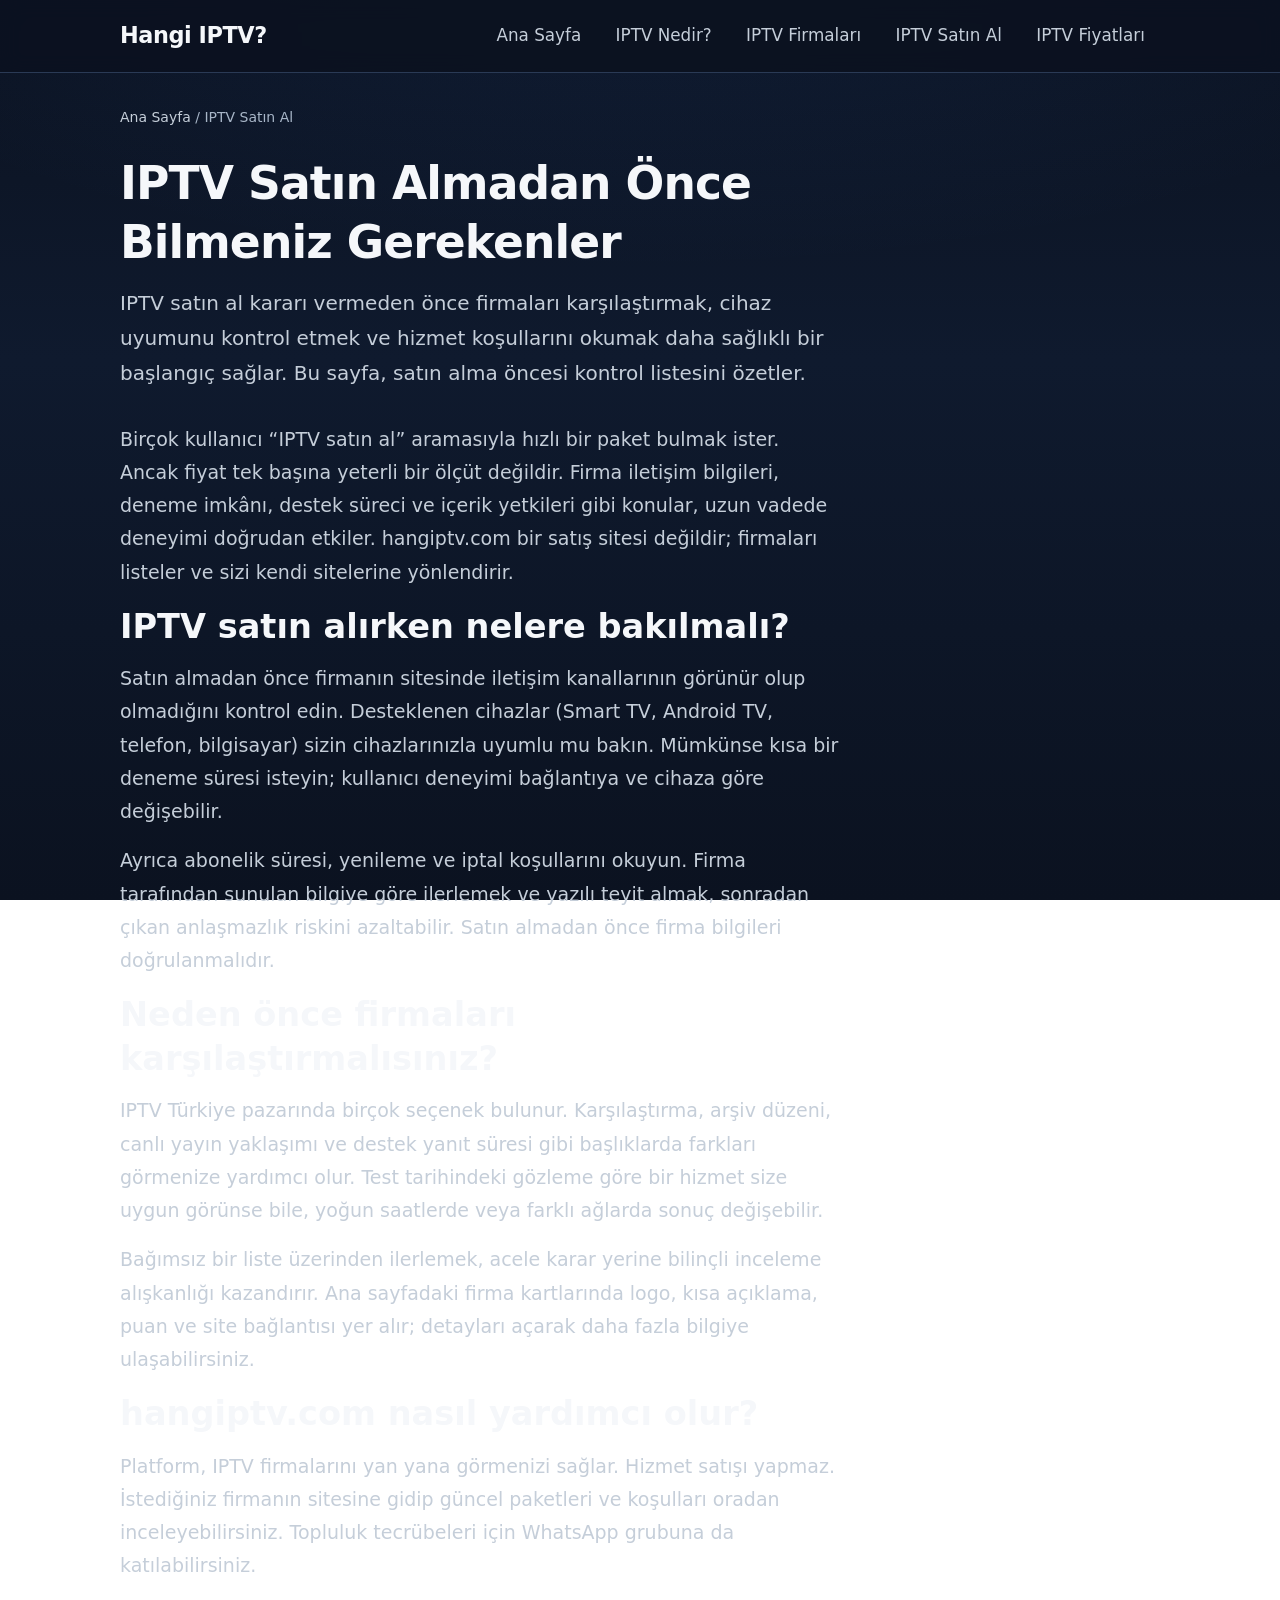
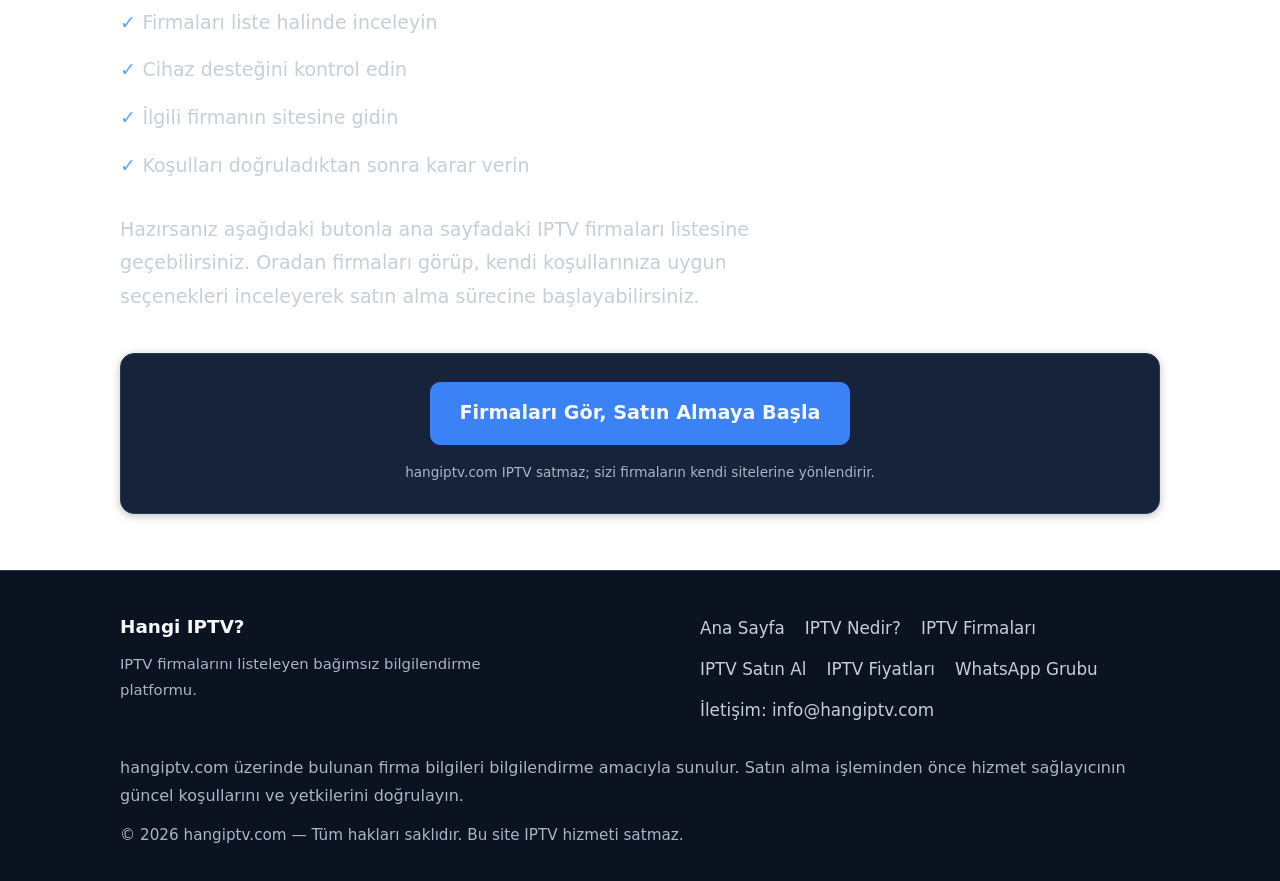
<file: iptv-satin-al.html>
﻿<!DOCTYPE html>
<html lang="tr">
<head>
  <meta charset="UTF-8">
  <meta name="viewport" content="width=device-width, initial-scale=1.0">
  <title>IPTV Satın Al | Firma Karşılaştırma Rehberi | Hangi IPTV?</title>
  <meta name="description" content="IPTV satın almadan önce firmaları karşılaştırın. Cihaz desteği, arşiv ve hizmet özelliklerini inceleyin; hangiptv.com üzerinden bağımsız firma listesine ulaşın.">
  <link rel="canonical" href="https://hangiptv.com/iptv-satin-al.html">

  <meta property="og:type" content="article">
  <meta property="og:locale" content="tr_TR">
  <meta property="og:url" content="https://hangiptv.com/iptv-satin-al.html">
  <meta property="og:title" content="IPTV Satın Al | Firma Karşılaştırma Rehberi | Hangi IPTV?">
  <meta property="og:description" content="IPTV satın almadan önce firmaları karşılaştırın. Cihaz desteği, arşiv ve hizmet özelliklerini inceleyin; bağımsız firma listesine ulaşın.">
  <meta property="og:site_name" content="Hangi IPTV?">

  <meta name="twitter:card" content="summary_large_image">
  <meta name="twitter:title" content="IPTV Satın Al | Firma Karşılaştırma Rehberi | Hangi IPTV?">
  <meta name="twitter:description" content="IPTV satın almadan önce firmaları karşılaştırın. Cihaz desteği, arşiv ve hizmet özelliklerini inceleyin.">

  <!-- GOOGLE SEARCH CONSOLE VERIFICATION -->
  <meta name="google-site-verification" content="H14NLJYTS4">

  <!-- GOOGLE ANALYTICS 4 -->
  <!-- G-XXXXXXXXXX alanını kendi GA4 Measurement ID’niz ile değiştirin. -->
  <script async src="https://www.googletagmanager.com/gtag/js?id=G-XXXXXXXXXX"></script>
  <script>
    window.dataLayer = window.dataLayer || [];
    function gtag(){dataLayer.push(arguments);}
    gtag('js', new Date());
    gtag('config', 'G-XXXXXXXXXX');
  </script>

  <link rel="stylesheet" href="style.css">

  <script type="application/ld+json">
  {
    "@context": "https://schema.org",
    "@type": "WebPage",
    "name": "IPTV Satın Al",
    "url": "https://hangiptv.com/iptv-satin-al.html",
    "description": "IPTV satın almadan önce firmaları karşılaştırma ve inceleme rehberi.",
    "inLanguage": "tr-TR",
    "isPartOf": {
      "@type": "WebSite",
      "name": "Hangi IPTV?",
      "url": "https://hangiptv.com/"
    },
    "about": {
      "@type": "Thing",
      "name": "IPTV satın al"
    }
  }
  </script>

  <script type="application/ld+json">
  {
    "@context": "https://schema.org",
    "@type": "BreadcrumbList",
    "itemListElement": [
      {
        "@type": "ListItem",
        "position": 1,
        "name": "Ana Sayfa",
        "item": "https://hangiptv.com/"
      },
      {
        "@type": "ListItem",
        "position": 2,
        "name": "IPTV Satın Al",
        "item": "https://hangiptv.com/iptv-satin-al.html"
      }
    ]
  }
  </script>
</head>
<body>
  <a class="skip-link" href="#main-content">İçeriğe atla</a>

  <header class="site-header">
    <div class="container header-inner">
      <a href="index.html" class="logo" aria-label="Hangi IPTV? Ana Sayfa">Hangi IPTV?</a>

      <button
        class="menu-toggle"
        id="menu-toggle"
        type="button"
        aria-expanded="false"
        aria-controls="site-nav"
        aria-label="Menüyü aç"
      >
        <span class="menu-toggle-bar" aria-hidden="true"></span>
        <span class="menu-toggle-bar" aria-hidden="true"></span>
        <span class="menu-toggle-bar" aria-hidden="true"></span>
      </button>

      <nav class="site-nav" id="site-nav" aria-label="Ana menü">
        <ul class="nav-list">
          <li><a href="index.html">Ana Sayfa</a></li>
          <li><a href="iptv-nedir.html">IPTV Nedir?</a></li>
          <li><a href="index.html#iptv-firmalari">IPTV Firmaları</a></li>
          <li><a href="iptv-satin-al.html" aria-current="page">IPTV Satın Al</a></li>
          <li><a href="iptv-fiyatlari.html">IPTV Fiyatları</a></li>
        </ul>
      </nav>
    </div>
  </header>

  <main id="main-content">
    <article class="article-page">
      <div class="container">
        <nav class="breadcrumb" aria-label="Sayfa yolu">
          <a href="index.html">Ana Sayfa</a>
          <span aria-hidden="true"> / </span>
          <span>IPTV Satın Al</span>
        </nav>

        <header class="article-hero">
          <h1>IPTV Satın Almadan Önce Bilmeniz Gerekenler</h1>
          <p class="article-lead">
            IPTV satın al kararı vermeden önce firmaları karşılaştırmak, cihaz uyumunu kontrol etmek ve hizmet koşullarını okumak daha sağlıklı bir başlangıç sağlar. Bu sayfa, satın alma öncesi kontrol listesini özetler.
          </p>
        </header>

        <div class="prose article-body">
          <p>
            Birçok kullanıcı “IPTV satın al” aramasıyla hızlı bir paket bulmak ister. Ancak fiyat tek başına yeterli bir ölçüt değildir. Firma iletişim bilgileri, deneme imkânı, destek süreci ve içerik yetkileri gibi konular, uzun vadede deneyimi doğrudan etkiler. hangiptv.com bir satış sitesi değildir; firmaları listeler ve sizi kendi sitelerine yönlendirir.
          </p>

          <h2>IPTV satın alırken nelere bakılmalı?</h2>
          <p>
            Satın almadan önce firmanın sitesinde iletişim kanallarının görünür olup olmadığını kontrol edin. Desteklenen cihazlar (Smart TV, Android TV, telefon, bilgisayar) sizin cihazlarınızla uyumlu mu bakın. Mümkünse kısa bir deneme süresi isteyin; kullanıcı deneyimi bağlantıya ve cihaza göre değişebilir.
          </p>
          <p>
            Ayrıca abonelik süresi, yenileme ve iptal koşullarını okuyun. Firma tarafından sunulan bilgiye göre ilerlemek ve yazılı teyit almak, sonradan çıkan anlaşmazlık riskini azaltabilir. Satın almadan önce firma bilgileri doğrulanmalıdır.
          </p>

          <h2>Neden önce firmaları karşılaştırmalısınız?</h2>
          <p>
            IPTV Türkiye pazarında birçok seçenek bulunur. Karşılaştırma, arşiv düzeni, canlı yayın yaklaşımı ve destek yanıt süresi gibi başlıklarda farkları görmenize yardımcı olur. Test tarihindeki gözleme göre bir hizmet size uygun görünse bile, yoğun saatlerde veya farklı ağlarda sonuç değişebilir.
          </p>
          <p>
            Bağımsız bir liste üzerinden ilerlemek, acele karar yerine bilinçli inceleme alışkanlığı kazandırır. Ana sayfadaki firma kartlarında logo, kısa açıklama, puan ve site bağlantısı yer alır; detayları açarak daha fazla bilgiye ulaşabilirsiniz.
          </p>

          <h2>hangiptv.com nasıl yardımcı olur?</h2>
          <p>
            Platform, IPTV firmalarını yan yana görmenizi sağlar. Hizmet satışı yapmaz. İstediğiniz firmanın sitesine gidip güncel paketleri ve koşulları oradan inceleyebilirsiniz. Topluluk tecrübeleri için WhatsApp grubuna da katılabilirsiniz.
          </p>
          <ul class="article-checklist">
            <li>Firmaları liste halinde inceleyin</li>
            <li>Cihaz desteğini kontrol edin</li>
            <li>İlgili firmanın sitesine gidin</li>
            <li>Koşulları doğruladıktan sonra karar verin</li>
          </ul>

          <p>
            Hazırsanız aşağıdaki butonla ana sayfadaki IPTV firmaları listesine geçebilirsiniz. Oradan firmaları görüp, kendi koşullarınıza uygun seçenekleri inceleyerek satın alma sürecine başlayabilirsiniz.
          </p>
        </div>

        <div class="article-cta">
          <a class="btn btn-primary btn-cta-lg" href="index.html#iptv-firmalari">
            Firmaları Gör, Satın Almaya Başla
          </a>
          <p class="article-cta-note">
            hangiptv.com IPTV satmaz; sizi firmaların kendi sitelerine yönlendirir.
          </p>
        </div>
      </div>
    </article>
  </main>

  <footer class="site-footer">
    <div class="container footer-inner">
      <div class="footer-brand">
        <p class="footer-logo">Hangi IPTV?</p>
        <p class="footer-desc">
          IPTV firmalarını listeleyen bağımsız bilgilendirme platformu.
        </p>
      </div>

      <nav class="footer-nav" aria-label="Alt menü">
        <ul>
          <li><a href="index.html">Ana Sayfa</a></li>
          <li><a href="iptv-nedir.html">IPTV Nedir?</a></li>
          <li><a href="index.html#iptv-firmalari">IPTV Firmaları</a></li>
          <li><a href="iptv-satin-al.html">IPTV Satın Al</a></li>
          <li><a href="iptv-fiyatlari.html">IPTV Fiyatları</a></li>
          <li><a href="https://chat.whatsapp.com/Hjl4iWpbAji1x8hN4KVJ1n" target="_blank" rel="noopener noreferrer">WhatsApp Grubu</a></li>
          <li><a href="mailto:info@hangiptv.com">İletişim: info@hangiptv.com</a></li>
        </ul>
      </nav>

      <div class="footer-legal">
        <p>
          hangiptv.com üzerinde bulunan firma bilgileri bilgilendirme amacıyla sunulur. Satın alma işleminden önce hizmet sağlayıcının güncel koşullarını ve yetkilerini doğrulayın.
        </p>
        <p class="copyright">
          &copy; <span id="year"></span> hangiptv.com — Tüm hakları saklıdır. Bu site IPTV hizmeti satmaz.
        </p>
      </div>
    </div>
  </footer>

  <script src="script.js"></script>
</body>
</html>
</file>
<file: style.css>
/* ========================================
   Hangi IPTV? — Ana stil dosyası
   ======================================== */

:root {
  --bg-deep: #0b1220;
  --bg-page: #0f1a2e;
  --bg-elevated: #16233a;
  --bg-card: #1a2740;
  --bg-card-hover: #1f2f4a;
  --bg-logo: #f0f4f8;
  --bg-input: #121c30;

  --border-subtle: #2a3a55;
  --border-strong: #3d5275;
  --border-sponsored: #d4a017;

  --text-primary: #f5f7fa;
  --text-secondary: #c5ced9;
  --text-muted: #a8b6c8;
  --text-inverse: #0b1220;

  --accent: #3b82f6;
  --accent-hover: #60a5fa;
  --accent-soft: rgba(59, 130, 246, 0.15);

  --sponsored-bg: #f5c518;
  --sponsored-text: #1a1400;

  --pros: #4ade80;
  --cons: #f87171;

  --radius-sm: 6px;
  --radius-md: 10px;
  --radius-lg: 14px;

  --shadow-card: 0 4px 20px rgba(0, 0, 0, 0.35);
  --shadow-soft: 0 2px 8px rgba(0, 0, 0, 0.25);

  --container: 1080px;
  --header-h: 72px;
  --focus-ring: 0 0 0 3px rgba(59, 130, 246, 0.45);

  --font: system-ui, -apple-system, "Segoe UI", Roboto, "Helvetica Neue", Arial, sans-serif;
  --font-size: 1.1875rem; /* ~19px — yaşlı kitle için daha okunaklı */
  --line-height: 1.75;
  --transition: 0.2s ease;
}

/* Reset & base */
*,
*::before,
*::after {
  box-sizing: border-box;
}

html {
  scroll-behavior: smooth;
}

@media (prefers-reduced-motion: reduce) {
  html {
    scroll-behavior: auto;
  }

  *,
  *::before,
  *::after {
    animation-duration: 0.01ms !important;
    animation-iteration-count: 1 !important;
    transition-duration: 0.01ms !important;
  }
}

body {
  margin: 0;
  font-family: var(--font);
  font-size: var(--font-size);
  line-height: var(--line-height);
  color: var(--text-secondary);
  background:
    radial-gradient(ellipse 80% 50% at 50% -20%, rgba(59, 130, 246, 0.12), transparent),
    linear-gradient(180deg, var(--bg-deep) 0%, var(--bg-page) 40%, var(--bg-deep) 100%);
  background-attachment: fixed;
  min-height: 100vh;
  overflow-x: hidden;
  -webkit-font-smoothing: antialiased;
}

img {
  max-width: 100%;
  height: auto;
  display: block;
}

a {
  color: var(--accent-hover);
  text-decoration: none;
  transition: color var(--transition);
}

a:hover {
  color: #93c5fd;
}

a:focus-visible,
button:focus-visible,
input:focus-visible {
  outline: none;
  box-shadow: var(--focus-ring);
}

h1, h2, h3 {
  color: var(--text-primary);
  line-height: 1.3;
  margin: 0 0 0.85rem;
}

h1 {
  font-size: clamp(2rem, 4.5vw, 2.85rem);
  font-weight: 700;
  letter-spacing: -0.02em;
}

h2 {
  font-size: clamp(1.55rem, 3.2vw, 2.1rem);
  font-weight: 700;
}

h3 {
  font-size: 1.3rem;
  font-weight: 600;
}

p {
  margin: 0 0 1rem;
}

ul {
  margin: 0;
  padding: 0;
  list-style: none;
}

button {
  font-family: inherit;
  cursor: pointer;
}

.container {
  width: 100%;
  max-width: var(--container);
  margin: 0 auto;
  padding: 0 1.25rem;
}

.visually-hidden {
  position: absolute;
  width: 1px;
  height: 1px;
  padding: 0;
  margin: -1px;
  overflow: hidden;
  clip: rect(0, 0, 0, 0);
  white-space: nowrap;
  border: 0;
}

.skip-link {
  position: absolute;
  top: -100%;
  left: 1rem;
  z-index: 1000;
  padding: 0.75rem 1rem;
  background: var(--accent);
  color: var(--text-primary);
  border-radius: var(--radius-sm);
  font-weight: 600;
}

.skip-link:focus {
  top: 0.75rem;
  color: var(--text-primary);
}

/* ========== Header ========== */
.site-header {
  position: sticky;
  top: 0;
  z-index: 100;
  background: rgba(11, 18, 32, 0.92);
  backdrop-filter: blur(10px);
  border-bottom: 1px solid var(--border-subtle);
}

.header-inner {
  position: relative;
  display: flex;
  align-items: center;
  justify-content: space-between;
  min-height: var(--header-h);
  gap: 1rem;
}

.logo {
  font-size: 1.4rem;
  font-weight: 700;
  color: var(--text-primary);
  letter-spacing: -0.02em;
  white-space: nowrap;
}

.logo:hover {
  color: var(--accent-hover);
}

.menu-toggle {
  display: none;
  flex-direction: column;
  justify-content: center;
  gap: 5px;
  width: 52px;
  height: 52px;
  padding: 12px;
  background: transparent;
  border: 1px solid var(--border-subtle);
  border-radius: var(--radius-sm);
}

.menu-toggle-bar {
  display: block;
  height: 2px;
  width: 100%;
  background: var(--text-primary);
  border-radius: 1px;
  transition: transform var(--transition), opacity var(--transition);
}

.menu-toggle[aria-expanded="true"] .menu-toggle-bar:nth-child(1) {
  transform: translateY(7px) rotate(45deg);
}

.menu-toggle[aria-expanded="true"] .menu-toggle-bar:nth-child(2) {
  opacity: 0;
}

.menu-toggle[aria-expanded="true"] .menu-toggle-bar:nth-child(3) {
  transform: translateY(-7px) rotate(-45deg);
}

.nav-list {
  display: flex;
  align-items: center;
  gap: 0.25rem;
}

.nav-list a {
  display: block;
  padding: 0.65rem 0.95rem;
  color: var(--text-secondary);
  font-size: 1.05rem;
  font-weight: 500;
  border-radius: var(--radius-sm);
}

.nav-list a:hover,
.nav-list a:focus-visible {
  color: var(--text-primary);
  background: var(--accent-soft);
}

/* ========== Buttons ========== */
.btn {
  display: inline-flex;
  align-items: center;
  justify-content: center;
  gap: 0.4rem;
  padding: 0.9rem 1.45rem;
  font-size: 1.1rem;
  font-weight: 600;
  border-radius: var(--radius-md);
  border: 1px solid transparent;
  text-align: center;
  transition: background var(--transition), border-color var(--transition), color var(--transition), box-shadow var(--transition);
  text-decoration: none;
  line-height: 1.35;
  min-height: 52px;
}

.btn-primary {
  background: var(--accent);
  color: var(--text-primary);
  border-color: var(--accent);
}

.btn-primary:hover {
  background: var(--accent-hover);
  border-color: var(--accent-hover);
  color: var(--text-inverse);
}

.btn-secondary {
  background: transparent;
  color: var(--text-primary);
  border-color: var(--border-strong);
}

.btn-secondary:hover {
  background: var(--accent-soft);
  border-color: var(--accent);
  color: var(--text-primary);
}

.btn-outline {
  background: transparent;
  color: var(--text-secondary);
  border-color: var(--border-subtle);
}

.btn-outline:hover {
  background: var(--bg-card-hover);
  color: var(--text-primary);
  border-color: var(--border-strong);
}

/* ========== Hero ========== */
.hero {
  padding: 3.5rem 0 3rem;
  border-bottom: 1px solid var(--border-subtle);
}

.hero-inner {
  text-align: center;
  max-width: 720px;
  margin: 0 auto;
}

.hero-lead {
  font-size: clamp(1.15rem, 2.2vw, 1.35rem);
  color: var(--text-secondary);
  margin-bottom: 1.75rem;
}

.hero-actions {
  display: flex;
  flex-wrap: wrap;
  justify-content: center;
  gap: 0.75rem;
  margin-bottom: 1.5rem;
}

.hero-note {
  font-size: 1rem;
  color: var(--text-muted);
  margin: 0;
  max-width: 560px;
  margin-inline: auto;
}

/* ========== Section shared ========== */
.section-header {
  margin-bottom: 1.75rem;
}

.section-intro {
  color: var(--text-muted);
  max-width: 640px;
  margin: 0;
}

.providers-section,
.guide-section,
.faq-section,
.contact-section {
  padding: 3rem 0;
}

.providers-section {
  border-bottom: 1px solid var(--border-subtle);
}

.guide-section {
  background: rgba(22, 35, 58, 0.4);
  border-bottom: 1px solid var(--border-subtle);
}

.faq-section {
  border-bottom: 1px solid var(--border-subtle);
}

/* ========== Filters ========== */
.filters-panel {
  margin-bottom: 1.75rem;
  padding: 1.25rem;
  background: var(--bg-elevated);
  border: 1px solid var(--border-subtle);
  border-radius: var(--radius-lg);
  box-shadow: var(--shadow-soft);
}

.search-row {
  margin-bottom: 0;
}

.search-input {
  width: 100%;
  padding: 1rem 1.15rem;
  font-size: 1.15rem;
  font-family: inherit;
  color: var(--text-primary);
  background: var(--bg-input);
  border: 1px solid var(--border-subtle);
  border-radius: var(--radius-md);
  transition: border-color var(--transition);
  min-height: 56px;
}

.search-input::placeholder {
  color: var(--text-muted);
}

.search-input:hover {
  border-color: var(--border-strong);
}

.filter-groups {
  display: flex;
  flex-direction: column;
  gap: 1rem;
}

.filter-label {
  display: block;
  font-size: 0.8rem;
  font-weight: 600;
  text-transform: uppercase;
  letter-spacing: 0.04em;
  color: var(--text-muted);
  margin-bottom: 0.5rem;
}

.filter-buttons {
  display: flex;
  flex-wrap: wrap;
  gap: 0.5rem;
}

.filter-btn {
  padding: 0.45rem 0.85rem;
  font-size: 0.875rem;
  font-weight: 500;
  color: var(--text-secondary);
  background: var(--bg-input);
  border: 1px solid var(--border-subtle);
  border-radius: 999px;
  transition: background var(--transition), border-color var(--transition), color var(--transition);
}

.filter-btn:hover {
  border-color: var(--border-strong);
  color: var(--text-primary);
}

.filter-btn.is-active {
  background: var(--accent-soft);
  border-color: var(--accent);
  color: var(--text-primary);
}

/* ========== Provider cards ========== */
.providers-list {
  display: flex;
  flex-direction: column;
  gap: 1.5rem;
}

.provider-card {
  background: var(--bg-card);
  border: 1px solid var(--border-subtle);
  border-radius: var(--radius-lg);
  box-shadow: var(--shadow-card);
  padding: 1.5rem;
  transition: border-color var(--transition), background var(--transition);
}

.provider-card:hover {
  background: var(--bg-card-hover);
  border-color: var(--border-strong);
}

.provider-card.is-sponsored {
  border-color: var(--border-sponsored);
  box-shadow: 0 4px 24px rgba(212, 160, 23, 0.12), var(--shadow-card);
}

.provider-top {
  display: flex;
  gap: 1.25rem;
  align-items: flex-start;
  margin-bottom: 1.25rem;
}

.provider-logo-wrap {
  flex-shrink: 0;
  width: 180px;
  max-width: 40%;
  min-height: 90px;
  display: flex;
  align-items: center;
  justify-content: center;
  background: var(--bg-logo);
  border-radius: var(--radius-md);
  padding: 0.75rem;
  overflow: hidden;
}

.provider-logo {
  max-width: 180px;
  max-height: 90px;
  width: auto;
  height: auto;
  object-fit: contain;
}

.provider-logo-fallback {
  display: none;
  width: 100%;
  min-height: 64px;
  align-items: center;
  justify-content: center;
  font-size: 1.75rem;
  font-weight: 700;
  color: var(--text-inverse);
  letter-spacing: 0.05em;
  text-align: center;
  word-break: break-word;
}

.provider-logo-wrap.has-fallback .provider-logo {
  display: none;
}

.provider-logo-wrap.has-fallback .provider-logo-fallback {
  display: flex;
}

.provider-meta {
  flex: 1;
  min-width: 0;
}

.provider-name-row {
  display: flex;
  flex-wrap: wrap;
  align-items: center;
  gap: 0.6rem;
  margin-bottom: 0.35rem;
}

.provider-name {
  margin: 0;
  font-size: 1.55rem;
  color: var(--text-primary);
}

.sponsored-badge {
  display: inline-block;
  padding: 0.3rem 0.65rem;
  font-size: 0.85rem;
  font-weight: 700;
  letter-spacing: 0.06em;
  text-transform: uppercase;
  background: var(--sponsored-bg);
  color: var(--sponsored-text);
  border-radius: var(--radius-sm);
}

.provider-rating {
  display: flex;
  flex-wrap: wrap;
  align-items: center;
  gap: 0.5rem;
  margin: 0.35rem 0 0.55rem;
}

.stars {
  display: inline-flex;
  gap: 0.1rem;
  line-height: 1;
}

.star {
  font-size: 1.4rem;
}

.star-full {
  color: #f5c518;
}

.star-half {
  color: #f5c518;
  opacity: 0.55;
}

.star-empty {
  color: #3d5275;
}

.rating-score {
  font-size: 1.05rem;
  font-weight: 600;
  color: var(--text-secondary);
}

/* ========== WhatsApp ========== */
.whatsapp-section {
  padding: 0 0 3rem;
}

.whatsapp-box {
  display: flex;
  flex-wrap: wrap;
  align-items: center;
  justify-content: space-between;
  gap: 1.25rem;
  padding: 1.5rem 1.75rem;
  background: linear-gradient(135deg, rgba(37, 211, 102, 0.12), rgba(22, 35, 58, 0.9));
  border: 1px solid rgba(37, 211, 102, 0.35);
  border-radius: var(--radius-lg);
  box-shadow: var(--shadow-soft);
}

.whatsapp-text {
  flex: 1;
  min-width: 220px;
}

.whatsapp-text h2 {
  margin: 0 0 0.5rem;
  font-size: 1.45rem;
}

.whatsapp-text p {
  margin: 0;
  color: var(--text-secondary);
  font-size: 1.1rem;
}

.btn-whatsapp {
  background: #25d366;
  color: #062510;
  border-color: #25d366;
  font-weight: 700;
  white-space: nowrap;
}

.btn-whatsapp:hover {
  background: #2fe574;
  border-color: #2fe574;
  color: #04200d;
}

@media (max-width: 768px) {
  .whatsapp-box {
    flex-direction: column;
    align-items: stretch;
    text-align: center;
  }

  .btn-whatsapp {
    width: 100%;
  }
}

.provider-slogan {
  margin: 0 0 0.5rem;
  color: var(--text-muted);
  font-size: 0.95rem;
  font-style: italic;
}

.provider-checked {
  margin: 0;
  font-size: 0.95rem;
  color: var(--text-muted);
}

.provider-description {
  margin-bottom: 1.25rem;
  color: var(--text-secondary);
}

.provider-reviews {
  display: grid;
  grid-template-columns: 1fr 1fr;
  gap: 0.85rem;
  margin-bottom: 1.25rem;
}

.review-block {
  padding: 0.85rem 1rem;
  background: var(--bg-elevated);
  border: 1px solid var(--border-subtle);
  border-radius: var(--radius-md);
}

.review-block h4 {
  margin: 0 0 0.4rem;
  font-size: 0.95rem;
  font-weight: 700;
  text-transform: uppercase;
  letter-spacing: 0.04em;
  color: var(--accent-hover);
}

.review-block p {
  margin: 0;
  font-size: 1.05rem;
  color: var(--text-secondary);
}

.device-tags {
  display: flex;
  flex-wrap: wrap;
  gap: 0.45rem;
  margin-top: 0.35rem;
}

.device-tag {
  display: inline-block;
  padding: 0.35rem 0.75rem;
  font-size: 0.95rem;
  background: var(--accent-soft);
  color: var(--text-primary);
  border-radius: 999px;
  border: 1px solid rgba(59, 130, 246, 0.25);
}

.pros-cons {
  display: grid;
  grid-template-columns: 1fr 1fr;
  gap: 1rem;
  margin-bottom: 1.25rem;
}

.pros-box,
.cons-box {
  padding: 1rem;
  border-radius: var(--radius-md);
  border: 1px solid var(--border-subtle);
  background: var(--bg-elevated);
}

.pros-box h4 {
  margin: 0 0 0.6rem;
  color: var(--pros);
  font-size: 1.05rem;
}

.cons-box h4 {
  margin: 0 0 0.6rem;
  color: var(--cons);
  font-size: 1.05rem;
}

.pros-box ul,
.cons-box ul {
  list-style: none;
  padding: 0;
  margin: 0;
}

.pros-box li,
.cons-box li {
  position: relative;
  padding-left: 1.15rem;
  margin-bottom: 0.45rem;
  font-size: 1.05rem;
  color: var(--text-secondary);
}

.pros-box li::before {
  content: "+";
  position: absolute;
  left: 0;
  color: var(--pros);
  font-weight: 700;
}

.cons-box li::before {
  content: "−";
  position: absolute;
  left: 0;
  color: var(--cons);
  font-weight: 700;
}

.provider-details {
  margin-bottom: 1.25rem;
  padding-top: 0.25rem;
}

.provider-details .pros-cons {
  margin-bottom: 0;
}

.provider-details[hidden] {
  display: none;
}

.provider-actions {
  display: flex;
  flex-wrap: wrap;
  gap: 0.75rem;
}

.no-results {
  text-align: center;
  padding: 2.5rem 1rem;
  color: var(--text-muted);
  background: var(--bg-elevated);
  border: 1px dashed var(--border-subtle);
  border-radius: var(--radius-lg);
}

/* ========== Guide / prose ========== */
.prose h3 {
  margin-top: 1.75rem;
  margin-bottom: 0.6rem;
}

.prose p {
  color: var(--text-secondary);
}

.prose p:last-child {
  margin-bottom: 0;
}

/* ========== FAQ ========== */
.faq-list {
  display: flex;
  flex-direction: column;
  gap: 0.65rem;
}

.faq-item {
  background: var(--bg-card);
  border: 1px solid var(--border-subtle);
  border-radius: var(--radius-md);
  overflow: hidden;
  box-shadow: var(--shadow-soft);
}

.faq-item h3 {
  margin: 0;
}

.faq-trigger {
  width: 100%;
  display: flex;
  align-items: center;
  justify-content: space-between;
  gap: 1rem;
  padding: 1.15rem 1.25rem;
  background: transparent;
  border: none;
  color: var(--text-primary);
  font-size: 1.15rem;
  font-weight: 600;
  text-align: left;
  transition: background var(--transition);
  min-height: 56px;
}

.faq-trigger:hover {
  background: var(--bg-card-hover);
}

.faq-icon {
  flex-shrink: 0;
  width: 1.5rem;
  height: 1.5rem;
  display: flex;
  align-items: center;
  justify-content: center;
  font-size: 1.25rem;
  color: var(--accent-hover);
  line-height: 1;
}

.faq-panel {
  padding: 0 1.15rem 1.15rem;
  border-top: 1px solid transparent;
}

.faq-panel p {
  margin: 0;
  color: var(--text-secondary);
  font-size: 1.1rem;
}

.faq-item.is-open .faq-panel {
  border-top-color: var(--border-subtle);
  padding-top: 0.85rem;
}

.faq-item.is-open .faq-icon {
  transform: none;
}

/* ========== Contact ========== */
.contact-email {
  font-size: 1.05rem;
}

.contact-email a {
  font-weight: 600;
}

/* ========== Footer ========== */
.site-footer {
  padding: 2.5rem 0 2rem;
  background: var(--bg-deep);
  border-top: 1px solid var(--border-subtle);
}

.footer-inner {
  display: grid;
  gap: 1.75rem;
}

.footer-logo {
  margin: 0 0 0.5rem;
  font-size: 1.15rem;
  font-weight: 700;
  color: var(--text-primary);
}

.footer-desc {
  margin: 0;
  color: var(--text-muted);
  font-size: 0.925rem;
  max-width: 420px;
}

.footer-nav ul {
  display: flex;
  flex-wrap: wrap;
  gap: 0.5rem 1.25rem;
}

.footer-nav a {
  color: var(--text-secondary);
  font-size: 1.05rem;
}

.footer-nav a:hover {
  color: var(--text-primary);
}

.footer-legal p {
  font-size: 1rem;
  color: var(--text-muted);
  margin-bottom: 0.75rem;
}

.footer-legal .copyright {
  margin: 0;
  font-size: 0.95rem;
}

/* ========== Article / landing page ========== */
.article-page {
  padding: 2rem 0 3.5rem;
}

.breadcrumb {
  font-size: 0.875rem;
  color: var(--text-muted);
  margin-bottom: 1.5rem;
}

.breadcrumb a {
  color: var(--text-secondary);
}

.breadcrumb a:hover {
  color: var(--text-primary);
}

.article-hero {
  margin-bottom: 2rem;
  max-width: 720px;
}

.article-lead {
  font-size: 1.25rem;
  color: var(--text-secondary);
  margin: 0;
}

.definition-box {
  padding: 1.25rem 1.4rem;
  background: var(--bg-elevated);
  border-left: 4px solid var(--accent);
  border-radius: 0 var(--radius-md) var(--radius-md) 0;
  color: var(--text-primary);
}

.definition-box strong {
  color: var(--text-primary);
}

.article-body {
  max-width: 720px;
}

.article-checklist {
  list-style: none;
  padding: 0;
  margin: 0 0 1.5rem;
}

.article-checklist li {
  position: relative;
  padding: 0.45rem 0 0.45rem 1.4rem;
  color: var(--text-secondary);
}

.article-checklist li::before {
  content: "✓";
  position: absolute;
  left: 0;
  color: var(--accent-hover);
  font-weight: 700;
}

.article-cta {
  margin-top: 2.5rem;
  padding: 1.75rem;
  text-align: center;
  background: var(--bg-elevated);
  border: 1px solid var(--border-subtle);
  border-radius: var(--radius-lg);
  box-shadow: var(--shadow-soft);
}

.btn-cta-lg {
  padding: 1.1rem 1.75rem;
  font-size: 1.2rem;
  min-height: 58px;
}

.article-cta-note {
  margin: 1rem 0 0;
  font-size: 0.85rem;
  color: var(--text-muted);
}

.price-cards {
  display: grid;
  grid-template-columns: repeat(3, 1fr);
  gap: 1rem;
  margin-bottom: 2.25rem;
}

.price-card {
  padding: 1.25rem;
  background: var(--bg-card);
  border: 1px solid var(--border-subtle);
  border-radius: var(--radius-lg);
  box-shadow: var(--shadow-soft);
}

.price-card h2 {
  margin: 0 0 0.5rem;
  font-size: 1.15rem;
  color: var(--text-primary);
}

.price-range {
  margin: 0 0 0.75rem;
  font-size: 1.55rem;
  font-weight: 700;
  color: var(--accent-hover);
}

.price-card p:last-child {
  margin: 0;
  font-size: 1.05rem;
  color: var(--text-secondary);
}

.price-card-warn {
  border-color: rgba(248, 113, 113, 0.45);
}

.price-card-warn .price-range {
  color: #f87171;
}

@media (max-width: 768px) {
  .btn-cta-lg {
    width: 100%;
  }

  .price-cards {
    grid-template-columns: 1fr;
  }
}

/* ========== Responsive ========== */
@media (max-width: 768px) {
  .menu-toggle {
    display: flex;
  }

  .site-nav {
    display: none;
    position: absolute;
    top: var(--header-h);
    left: 0;
    right: 0;
    background: rgba(11, 18, 32, 0.98);
    border-bottom: 1px solid var(--border-subtle);
    padding: 0.75rem 1.25rem 1.25rem;
  }

  .site-nav.is-open {
    display: block;
  }

  .nav-list {
    flex-direction: column;
    align-items: stretch;
    gap: 0.25rem;
  }

  .nav-list a {
    padding: 0.75rem 1rem;
  }

  .hero {
    padding: 2.5rem 0 2rem;
  }

  .provider-top {
    flex-direction: column;
  }

  .provider-logo-wrap {
    width: 100%;
    max-width: 100%;
    min-height: 80px;
  }

  .provider-reviews {
    grid-template-columns: 1fr;
  }

  .pros-cons {
    grid-template-columns: 1fr;
  }

  .provider-actions {
    flex-direction: column;
  }

  .provider-actions .btn {
    width: 100%;
  }

  .hero-actions {
    flex-direction: column;
  }

  .hero-actions .btn {
    width: 100%;
  }
}

@media (min-width: 769px) {
  .footer-inner {
    grid-template-columns: 1.2fr 1fr;
  }

  .footer-legal {
    grid-column: 1 / -1;
  }
}

@media (max-width: 480px) {
  .filters-panel {
    padding: 1rem;
  }

  .provider-card {
    padding: 1.15rem;
  }

  .filter-btn {
    font-size: 0.95rem;
    padding: 0.5rem 0.85rem;
  }
}
</file>
